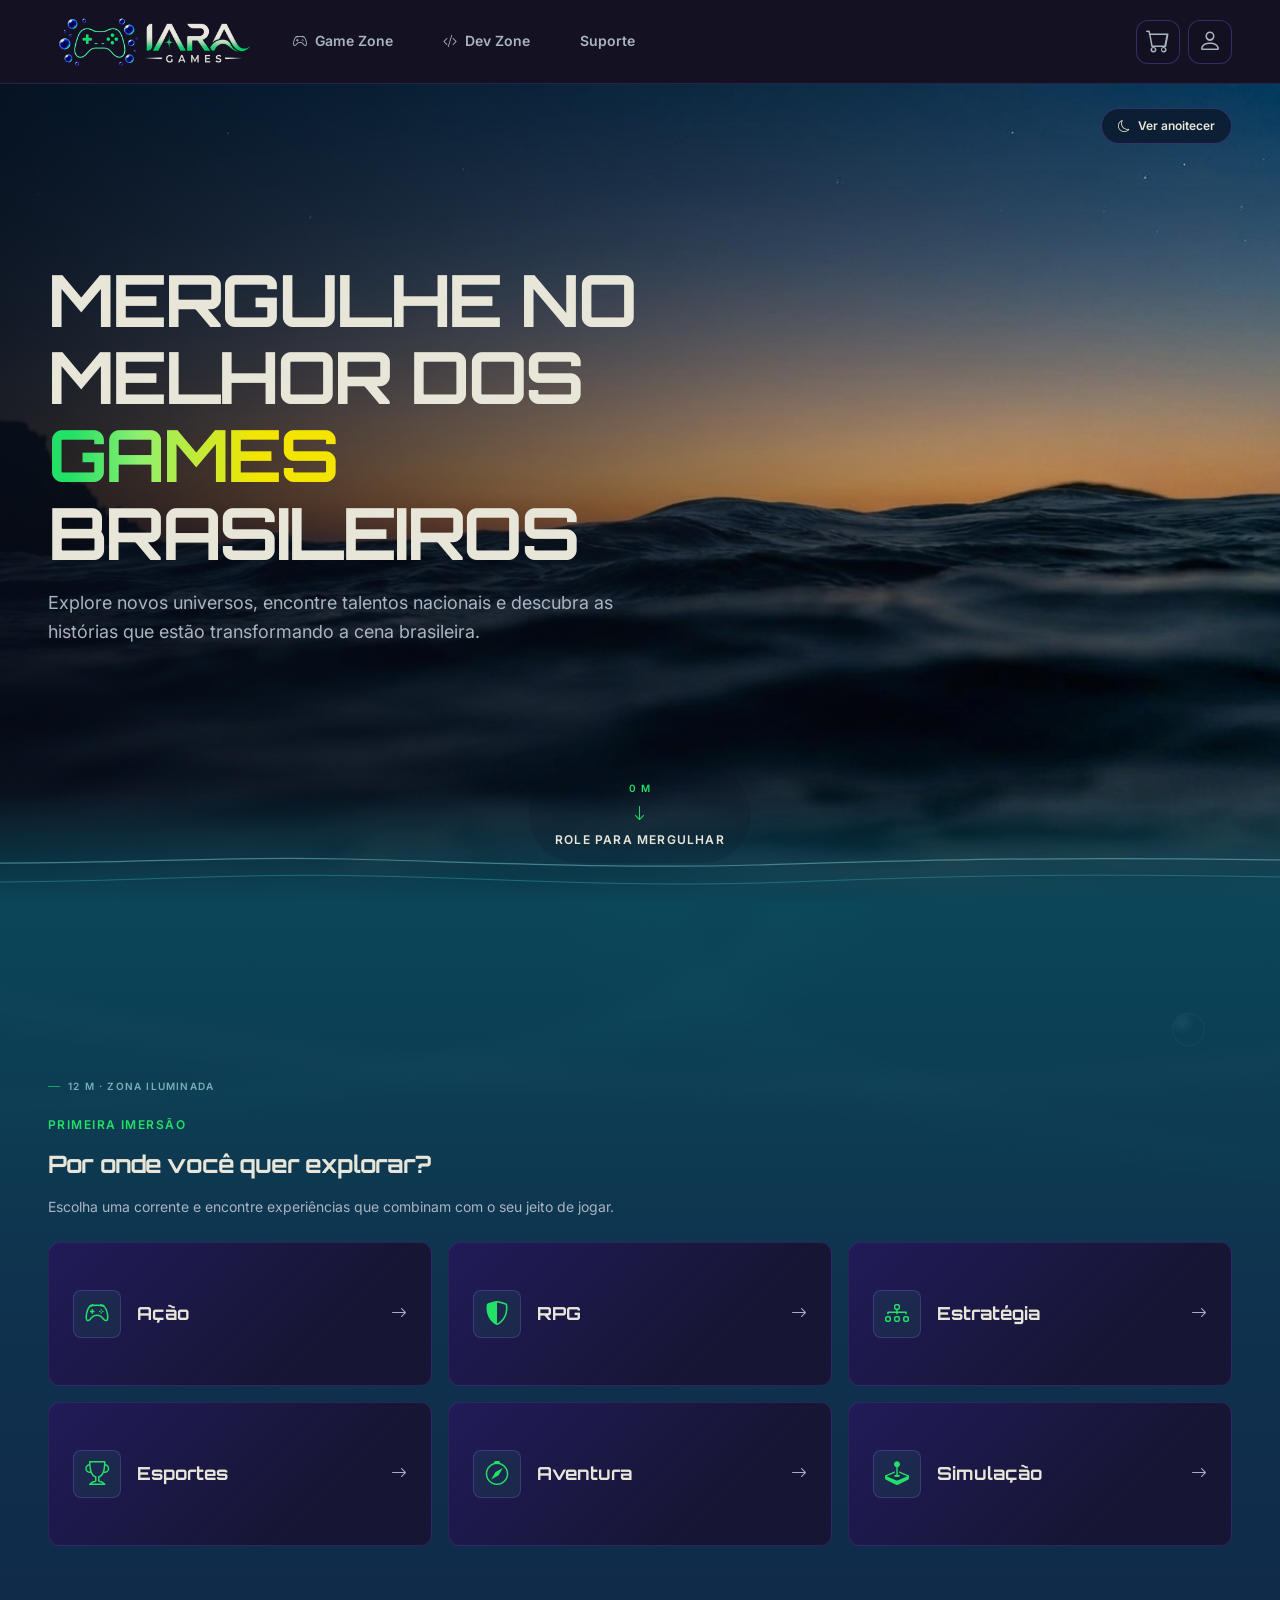
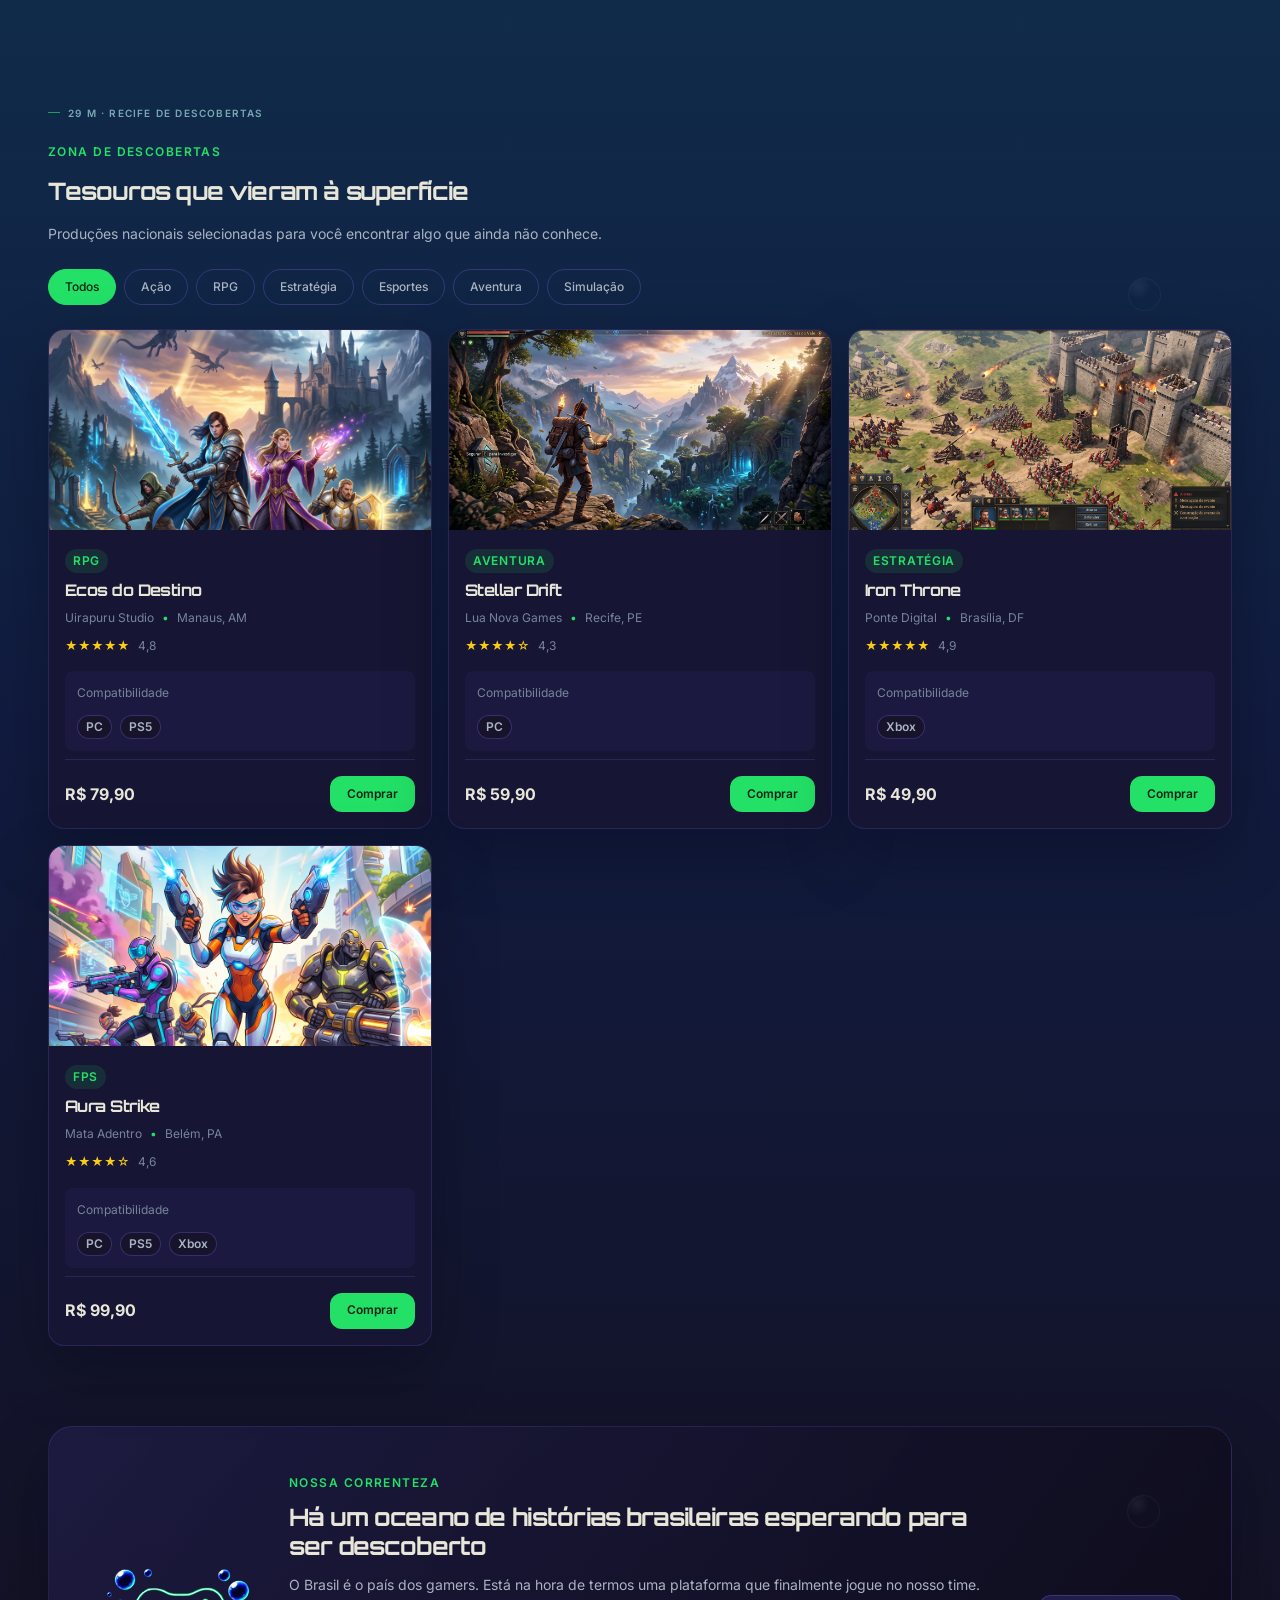
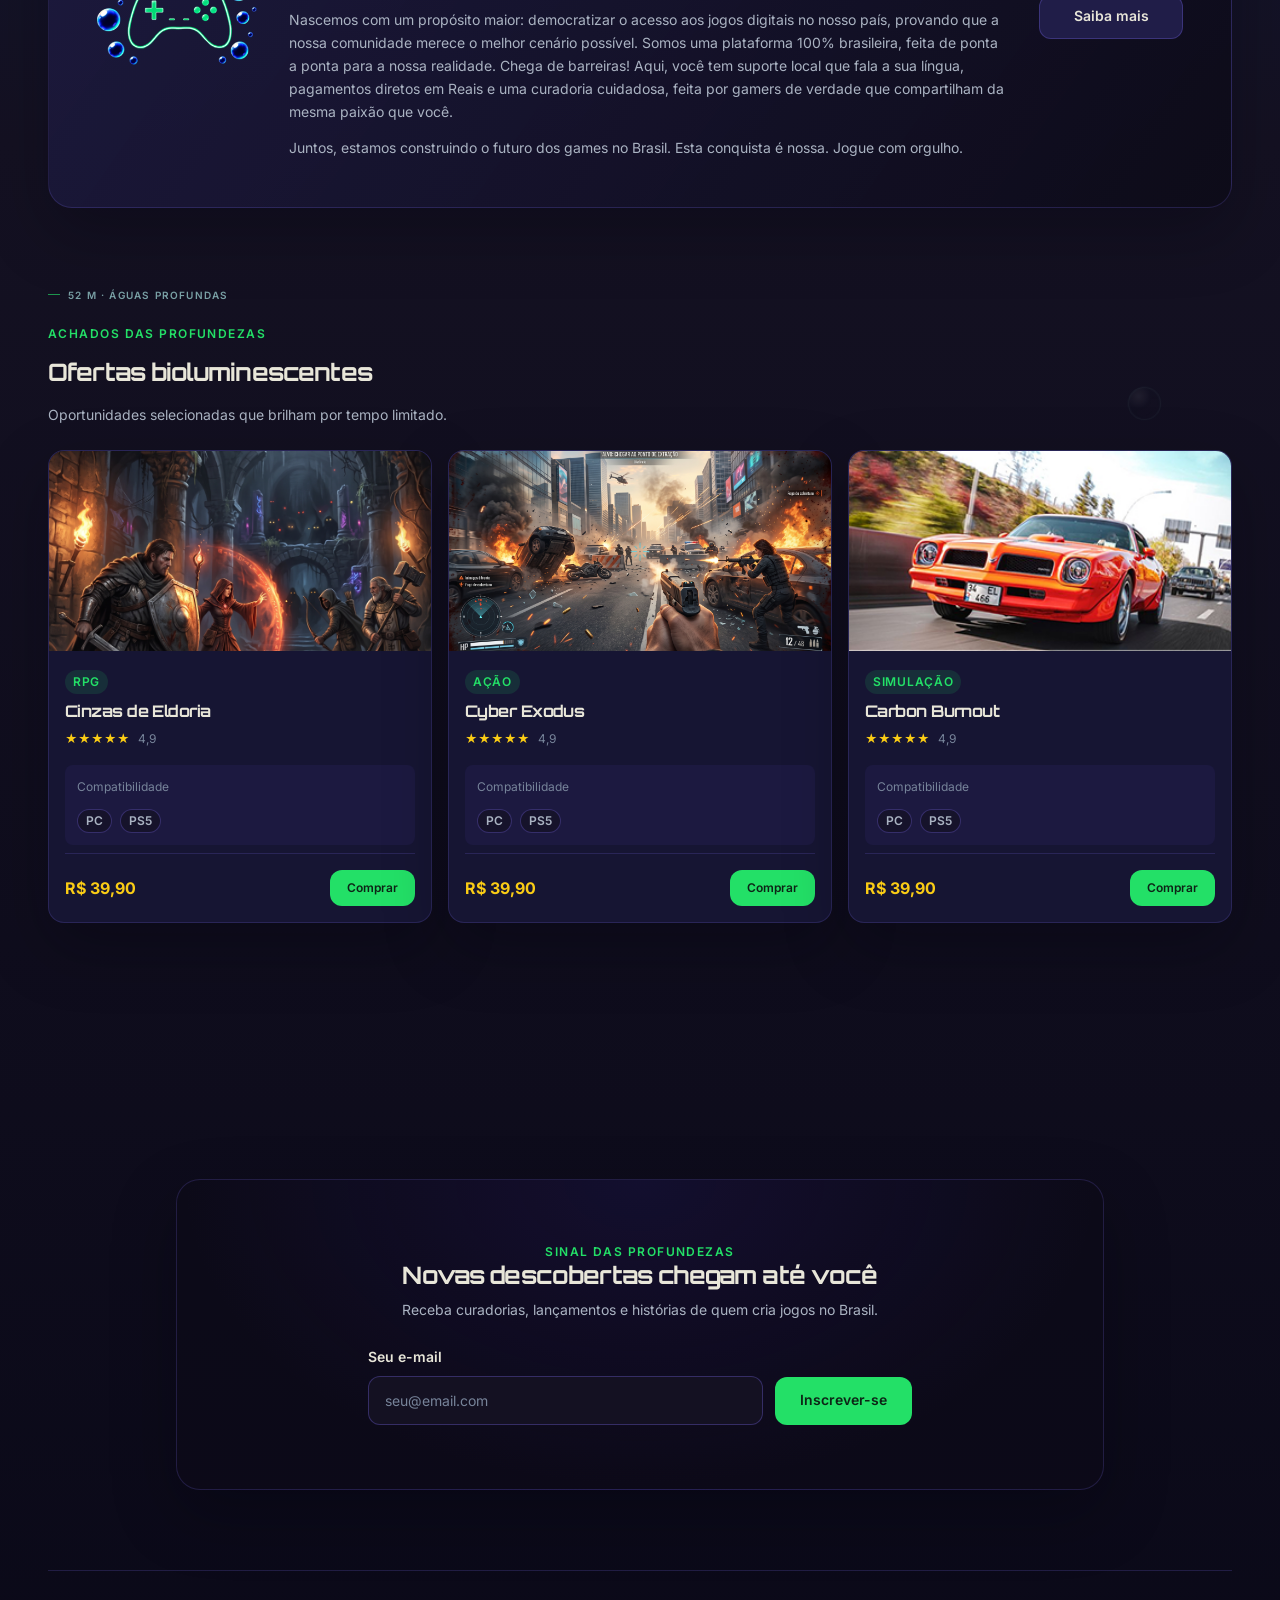
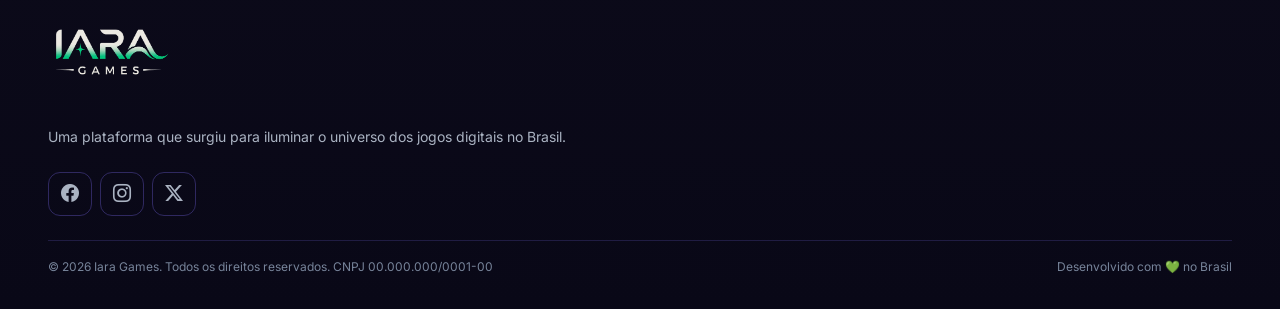
<file: index.html>
<!DOCTYPE html>
<html lang="pt-br">
<head>
    <meta charset="UTF-8">
    <meta name="viewport" content="width=device-width, initial-scale=1.0">
    <link rel="icon" href="./assets/imagens/favicon/principal.png" sizes="any">
    <link rel="stylesheet" href="https://cdn.jsdelivr.net/npm/bootstrap@5.3.3/dist/css/bootstrap.min.css">
    <link rel="stylesheet" href="./assets/estilos/animations.css">
    <link rel="stylesheet" href="./assets/estilos/root.css">
    <link rel="stylesheet" href="./assets/estilos/style.css">
    <link rel="stylesheet" href="https://cdn.jsdelivr.net/npm/bootstrap-icons@1.13.1/font/bootstrap-icons.min.css">

    <link rel="preconnect" href="https://fonts.googleapis.com">
    <link rel="preconnect" href="https://fonts.gstatic.com" crossorigin>
    <link href="https://fonts.googleapis.com/css2?family=Inter:wght@400;500;600;700&family=Orbitron:wght@700;900&display=swap" rel="stylesheet">

    <title>Projeto Iara Games</title>
</head>
<body>
    <div class="page-shell">
    <header class="header">
        <nav class="navegacao navbar navbar-expand-lg container-xxl" aria-label="Navegação principal">
            <div class="container-header">
                <a class="container-logo" href="./index.html" aria-label="Iara Games, página inicial">
                    <img src="./assets/imagens/logo_principal.png" alt="Logo Iara Games">
                </a>
                <button class="navbar-toggler header-menu-toggle" type="button" data-bs-toggle="collapse" data-bs-target="#main-navigation" aria-controls="main-navigation" aria-expanded="false" aria-label="Alternar menu de navegação">
                    <i class="bi bi-list" aria-hidden="true"></i>
                </button>
            </div>
            <div class="nav-links collapse navbar-collapse" id="main-navigation">
                    <button class="btn-ghost"><i class="bi bi-controller" aria-hidden="true"></i> Game Zone</button>
                    <button class="btn-ghost"><i class="bi bi-code-slash" aria-hidden="true"></i> Dev Zone</button>
                    <a class="btn-ghost" href="./suporte.html" aria-label="Suporte">Suporte</a>
                    <a class="btn-ghost mobile-menu-item" href="./em_desenvolvimento.html"><i class="bi bi-shop" aria-hidden="true"></i> Loja</a>
                    <a class="btn-ghost mobile-menu-item" href="./login.html"><i class="bi bi-box-arrow-in-right" aria-hidden="true"></i> Login</a>
                    <a class="btn-ghost mobile-menu-item" href="./criar_conta.html"><i class="bi bi-person-plus" aria-hidden="true"></i> Criar conta</a>
            </div>
            <div class="header-actions">
                <a class="icon-button" href="./em_desenvolvimento.html" aria-label="Carrinho de compras">
                    <i class="bi bi-cart" aria-hidden="true"></i>
                </a>
                <div class="dropdown">
                    <button class="icon-button dropdown-toggle account-menu-toggle" type="button" data-bs-toggle="dropdown" aria-expanded="false" aria-label="Abrir menu da conta">
                        <i class="bi bi-person" aria-hidden="true"></i>
                    </button>
                    <ul class="dropdown-menu dropdown-menu-end account-menu">
                        <li><a class="dropdown-item" href="./login.html">Login</a></li>
                        <li><a class="dropdown-item" href="./criar_conta.html">Criar conta</a></li>
                    </ul>
                </div>
            </div>
        </nav>
    </header>
    
    <main>
        <section class="hero" data-theme="dawn">
            <div class="hero-night-background" aria-hidden="true"></div>
            <button class="btn-ghost hero-theme-toggle" type="button" aria-label="Alternar para o anoitecer" aria-pressed="false">
                <i class="bi bi-moon" aria-hidden="true"></i>
                <span data-theme-label>Ver anoitecer</span>
            </button>

            <h1 class="hero-title">MERGULHE NO MELHOR DOS <span class="destaque-colorido-brasil">GAMES</span> BRASILEIROS</h1>
            <p class="hero-description">
                Explore novos universos, encontre talentos nacionais e descubra as histórias que estão transformando a cena brasileira.
            </p>
            <a class="hero-scroll-cue" href="#genres">
                <span class="hero-scroll-cue-time">0 M</span>
                <i class="bi bi-arrow-down" aria-hidden="true"></i>
                <span>Role para mergulhar</span>
            </a>
        </section>

        <section id="genres" class="section-band section-band--deep section-band--genres section-with-bubble" aria-labelledby="genres-title">
            <div class="section-inner generos">
                <header class="section-header">
                    <div class="section-heading-group">
                        <p class="section-depth">12 M · Zona iluminada</p>
                        <p class="section-eyebrow">Primeira imersão</p>
                        <h2 id="genres-title">Por onde você quer explorar?</h2>
                        <p class="section-description">Escolha uma corrente e encontre experiências que combinam com o seu jeito de jogar.</p>
                    </div>
                </header>
                <ul class="generos-lista row g-3">
                    <li class="col-12 col-sm-6 col-lg-4">
                        <button class="genre-card" type="button"><span class="genre-icon"><i class="bi bi-controller" aria-hidden="true"></i></span><span>Ação</span><i class="bi bi-arrow-right genre-arrow" aria-hidden="true"></i></button>
                    </li>
                    <li class="col-12 col-sm-6 col-lg-4">
                        <button class="genre-card" type="button"><span class="genre-icon"><i class="bi bi-shield-shaded" aria-hidden="true"></i></span><span>RPG</span><i class="bi bi-arrow-right genre-arrow" aria-hidden="true"></i></button>
                    </li>
                    <li class="col-12 col-sm-6 col-lg-4">
                        <button class="genre-card" type="button"><span class="genre-icon"><i class="bi bi-diagram-3" aria-hidden="true"></i></span><span>Estratégia</span><i class="bi bi-arrow-right genre-arrow" aria-hidden="true"></i></button>
                    </li>
                    <li class="col-12 col-sm-6 col-lg-4">
                        <button class="genre-card" type="button"><span class="genre-icon"><i class="bi bi-trophy" aria-hidden="true"></i></span><span>Esportes</span><i class="bi bi-arrow-right genre-arrow" aria-hidden="true"></i></button>
                    </li>
                    <li class="col-12 col-sm-6 col-lg-4">
                        <button class="genre-card" type="button"><span class="genre-icon"><i class="bi bi-compass" aria-hidden="true"></i></span><span>Aventura</span><i class="bi bi-arrow-right genre-arrow" aria-hidden="true"></i></button>
                    </li>
                    <li class="col-12 col-sm-6 col-lg-4">
                        <button class="genre-card" type="button"><span class="genre-icon"><i class="bi bi-joystick" aria-hidden="true"></i></span><span>Simulação</span><i class="bi bi-arrow-right genre-arrow" aria-hidden="true"></i></button>
                    </li>
                </ul>
            </div>
        </section>

        <section class="sessao-main game-catalog-section section-with-bubble" aria-labelledby="featured-title">
            <header class="section-header">
                <div class="section-heading-group">
                    <p class="section-depth">29 M · Recife de descobertas</p>
                    <p class="section-eyebrow">Zona de descobertas</p>
                    <h2 id="featured-title">Tesouros que vieram à superfície</h2>
                    <p class="section-description">Produções nacionais selecionadas para você encontrar algo que ainda não conhece.</p>
                </div>
            </header>
            <div class="catalog-controls">
                <ul class="destaques-generos-lista" role="group" aria-label="Filtrar jogos por gênero" data-filter-group>
                    <li>
                        <button class="filter-chip is-selected" type="button" aria-pressed="true">Todos</button>
                    </li>
                    <li>
                        <button class="filter-chip" type="button" aria-pressed="false">Ação</button>
                    </li>
                    <li>
                        <button class="filter-chip" type="button" aria-pressed="false">RPG</button>
                    </li>
                    <li>
                        <button class="filter-chip" type="button" aria-pressed="false">Estratégia</button>
                    </li>
                    <li>
                        <button class="filter-chip" type="button" aria-pressed="false">Esportes</button>
                    </li>
                    <li>
                        <button class="filter-chip" type="button" aria-pressed="false">Aventura</button>
                    </li>
                    <li>
                        <button class="filter-chip" type="button" aria-pressed="false">Simulação</button>
                    </li>
                </ul>
                <ul class="destaques-jogos-lista row g-3" aria-label="Jogos em destaque">
                    <li class="col-12 col-sm-6 col-lg-4">
                        <article class="game-card">
                            <img src="./assets/imagens/jogo_rpg.jpeg" alt="Ecos do Destino">
                            <div class="destaques-conteiner-card">
                            <div>
                                <span class="badge-genero">RPG</span>
                            </div>
                            <h3>Ecos do Destino</h3>
                            <p class="game-studio"><span>Uirapuru Studio</span><span class="game-studio-separator" aria-hidden="true">•</span><span>Manaus, AM</span></p>
                            <div class="avaliação">
                                <span class="estrelas" aria-hidden="true">★★★★★</span>
                                <span class="nota">4,8</span>
                            </div>
                            <div class="game-specs">
                                <span class="specs-label">Compatibilidade</span>
                            <div class="destaques-plataformas">
                                <span class="platform-badge">PC</span>
                                <span class="platform-badge">PS5</span>
                            </div>
                            </div>
                            <div class="destaques-btns">
                                <p>R$ 79,90</p>
                                <button class="btn-primary btn-small" type="button">Comprar</button>
                            </div>
                            </div>
                        </article>
                    </li>
                    <li class="col-12 col-sm-6 col-lg-4">
                        <article class="game-card">
                            <img src="./assets/imagens/jogo_aventura.jpeg" alt="Stellar Drift">
                            <div class="destaques-conteiner-card">
                            <div>
                                <span class="badge-genero">Aventura</span>
                            </div>
                            <h3>Stellar Drift</h3>
                            <p class="game-studio"><span>Lua Nova Games</span><span class="game-studio-separator" aria-hidden="true">•</span><span>Recife, PE</span></p>
                            <div class="avaliação">
                                <span class="estrelas" aria-hidden="true">★★★★☆</span>
                                <span class="nota">4,3</span>
                            </div>
                            <div class="game-specs">
                                <span class="specs-label">Compatibilidade</span>
                                <div class="destaques-plataformas"><span class="platform-badge">PC</span></div>
                            </div>
                            <div class="destaques-btns">
                                <p>R$ 59,90</p>
                                <button class="btn-primary btn-small" type="button">Comprar</button>
                            </div>
                            </div>
                        </article>
                    </li>
                    <li class="col-12 col-sm-6 col-lg-4">
                        <article class="game-card">
                            <img src="./assets/imagens/jogo_estrategia.jpeg" alt="Iron Throne">
                            <div class="destaques-conteiner-card">
                            <div>
                                <span class="badge-genero">Estratégia</span>
                            </div>
                            <h3>Iron Throne</h3>
                            <p class="game-studio"><span>Ponte Digital</span><span class="game-studio-separator" aria-hidden="true">•</span><span>Brasília, DF</span></p>
                            <div class="avaliação">
                                <span class="estrelas" aria-hidden="true">★★★★★</span>
                                <span class="nota">4,9</span>
                            </div>
                            <div class="game-specs">
                                <span class="specs-label">Compatibilidade</span>
                                <div class="destaques-plataformas"><span class="platform-badge">Xbox</span></div>
                            </div>
                            <div class="destaques-btns">
                                <p>R$ 49,90</p>
                                <button class="btn-primary btn-small" type="button">Comprar</button>
                            </div>
                            </div>
                        </article>
                    </li>
                    <li class="col-12 col-sm-6 col-lg-4">
                        <article class="game-card">
                            <img src="./assets/imagens/jogo_fps.jpeg" alt="Aura Strike">
                            <div class="destaques-conteiner-card">
                            <div>
                                <span class="badge-genero">FPS</span>
                            </div>
                            <h3>Aura Strike</h3>
                            <p class="game-studio"><span>Mata Adentro</span><span class="game-studio-separator" aria-hidden="true">•</span><span>Belém, PA</span></p>
                            <div class="avaliação">
                                <span class="estrelas" aria-hidden="true">★★★★☆</span>
                                <span class="nota">4,6</span>
                            </div>
                            <div class="game-specs">
                                <span class="specs-label">Compatibilidade</span>
                                <div class="destaques-plataformas">
                                    <span class="platform-badge">PC</span>
                                    <span class="platform-badge">PS5</span>
                                    <span class="platform-badge">Xbox</span>
                                </div>
                            </div>
                            <div class="destaques-btns">
                                <p>R$ 99,90</p>
                                <button class="btn-primary btn-small" type="button">Comprar</button>
                            </div>
                            </div>
                        </article>
                    </li>
                </ul>
            </div>
        </section>

        <section class="sessao-main sobre-projeto section-with-bubble" aria-labelledby="about-title">
            <img src="./assets/imagens/logo_icone.png" alt="Logo Iara Games">
            <div>
                <span class="sobre-projeto-badge">Nossa correnteza</span>
                <h2 class="sobre-projeto-title" id="about-title">Há um oceano de histórias brasileiras esperando para ser descoberto</h2>
                <p class="sobre-projeto-description">O Brasil é o país dos gamers. Está na hora de termos uma plataforma que finalmente jogue no nosso time.</p>
                <p class="sobre-projeto-description">Nascemos com um propósito maior: democratizar o acesso aos jogos digitais no nosso país, provando que a nossa comunidade merece o melhor cenário possível. Somos uma plataforma 100% brasileira, feita de ponta a ponta para a nossa realidade. Chega de barreiras! Aqui, você tem suporte local que fala a sua língua, pagamentos diretos em Reais e uma curadoria cuidadosa, feita por gamers de verdade que compartilham da mesma paixão que você.</p>
                <p class="sobre-projeto-description">Juntos, estamos construindo o futuro dos games no Brasil. Esta conquista é nossa. Jogue com orgulho.</p>
            </div>
            <button class="btn-secondary sobre-projeto-btn" type="button">Saiba mais</button>
        </section> 
        <section class="sessao-main game-catalog-section section-with-bubble" aria-labelledby="offers-title">
            <header class="section-header">
                <div class="section-heading-group">
                    <p class="section-depth">52 M · Águas profundas</p>
                    <p class="section-eyebrow">Achados das profundezas</p>
                    <h2 id="offers-title">Ofertas bioluminescentes</h2>
                    <p class="section-description">Oportunidades selecionadas que brilham por tempo limitado.</p>
                </div>
            </header>
            <div>
                <ul class="destaques-jogos-lista lista-ofertas row g-3" aria-label="Jogos em oferta">
                    <li class="col-12 col-sm-6 col-lg-4">
                        <article class="game-card">
                            <img src="./assets/imagens/jogo_rpg_destaque.jpeg" alt="Cinzas de Eldoria">
                            <div class="destaques-conteiner-card">
                            <div>
                                <span class="badge-genero">RPG</span>
                            </div>
                            <h3>Cinzas de Eldoria</h3>
                            <div class="avaliação">
                                <span class="estrelas" aria-hidden="true">★★★★★</span>
                                <span class="nota">4,9</span>
                            </div>
                            <div class="game-specs"><span class="specs-label">Compatibilidade</span><div class="destaques-plataformas"><span class="platform-badge">PC</span><span class="platform-badge">PS5</span></div></div>
                            <div class="destaques-btns">
                                <p class="offer-price">R$ 39,90</p>
                                <button class="btn-primary btn-small" type="button">Comprar</button>
                            </div>
                            </div>
                        </article>
                    </li>
                    <li class="col-12 col-sm-6 col-lg-4">
                        <article class="game-card">
                            <img src="./assets/imagens/jogo_acao_destaque.jpeg" alt="Cyber Exodus">
                            <div class="destaques-conteiner-card">
                            <div>
                                <span class="badge-genero">AÇÃO</span>
                            </div>
                            <h3>Cyber Exodus</h3>
                            <div class="avaliação">
                                <span class="estrelas" aria-hidden="true">★★★★★</span>
                                <span class="nota">4,9</span>
                            </div>
                            <div class="game-specs"><span class="specs-label">Compatibilidade</span><div class="destaques-plataformas"><span class="platform-badge">PC</span><span class="platform-badge">PS5</span></div></div>
                            <div class="destaques-btns">
                                <p class="offer-price">R$ 39,90</p>
                                <button class="btn-primary btn-small" type="button">Comprar</button>
                            </div>
                            </div>
                        </article>
                    </li>
                    <li class="col-12 col-sm-6 col-lg-4">
                        <article class="game-card">
                            <img src="./assets/imagens/card_horizontal.jpg" alt="Carbon Burnout">
                            <div class="destaques-conteiner-card">
                            <div>
                                <span class="badge-genero">SIMULAÇÃO</span>
                            </div>
                            <h3>Carbon Burnout</h3>
                            <div class="avaliação">
                                <span class="estrelas" aria-hidden="true">★★★★★</span>
                                <span class="nota">4,9</span>
                            </div>
                            <div class="game-specs"><span class="specs-label">Compatibilidade</span><div class="destaques-plataformas"><span class="platform-badge">PC</span><span class="platform-badge">PS5</span></div></div>
                            <div class="destaques-btns">
                                <p class="offer-price">R$ 39,90</p>
                                <button class="btn-primary btn-small" type="button">Comprar</button>
                            </div>
                            </div>
                        </article>
                    </li>
                    
                </ul>
            </div>
        </section>

        <section class="section-band section-band--deep" aria-labelledby="newsletter-title">
            <div class="section-inner newsletter">
                <p class="section-eyebrow">Sinal das profundezas</p>
                <h2 id="newsletter-title">Novas descobertas chegam até você</h2>
                <p class="newsletter-description">Receba curadorias, lançamentos e histórias de quem cria jogos no Brasil.</p>
                <div class="newsletter-form-container">
                    <div class="newsletter-field">
                        <label class="input-label" for="newsletter-email">Seu e-mail</label>
                        <input class="input-email" id="newsletter-email" type="email" autocomplete="email" placeholder="seu@email.com">
                    </div>
                    <button class="btn-primary newsletter-btn" type="button">Inscrever-se</button>
                </div>
            </div>
        </section>
    </main>
    <footer class="section-band section-band--deep footer">
        <div class="section-inner footer-content">
            <div class="container-logo">
                <img src="./assets/imagens/logotipo.png" alt="Bandeira do Brasil">
            </div>
            <!-- Mensagem incentivadora do proposito da marca -->
            <p>Uma plataforma que surgiu para iluminar o universo dos jogos digitais no Brasil.</p>
            <!-- icones de rede sociais -->
            <ul class="lista-midias">
                <li><a href="./em_desenvolvimento.html" aria-label="Facebook da Iara Games"><i class="bi bi-facebook" aria-hidden="true"></i></a></li>
                <li><a href="./em_desenvolvimento.html" aria-label="Instagram da Iara Games"><i class="bi bi-instagram" aria-hidden="true"></i></a></li>
                <li><a href="./em_desenvolvimento.html" aria-label="X da Iara Games"><i class="bi bi-twitter-x" aria-hidden="true"></i></a></li>
            </ul>
            <div class="copy-container">
                <p>© 2026 Iara Games. Todos os direitos reservados. CNPJ 00.000.000/0001-00</p>
                <p>Desenvolvido com 💚 no Brasil</p>
            </div>
        </div>
    </footer>
    </div>
    <script src="https://cdn.jsdelivr.net/npm/bootstrap@5.3.3/dist/js/bootstrap.bundle.min.js" defer></script>
    <script src="./assets/home.js" defer></script>
</body>
</html>
</file>
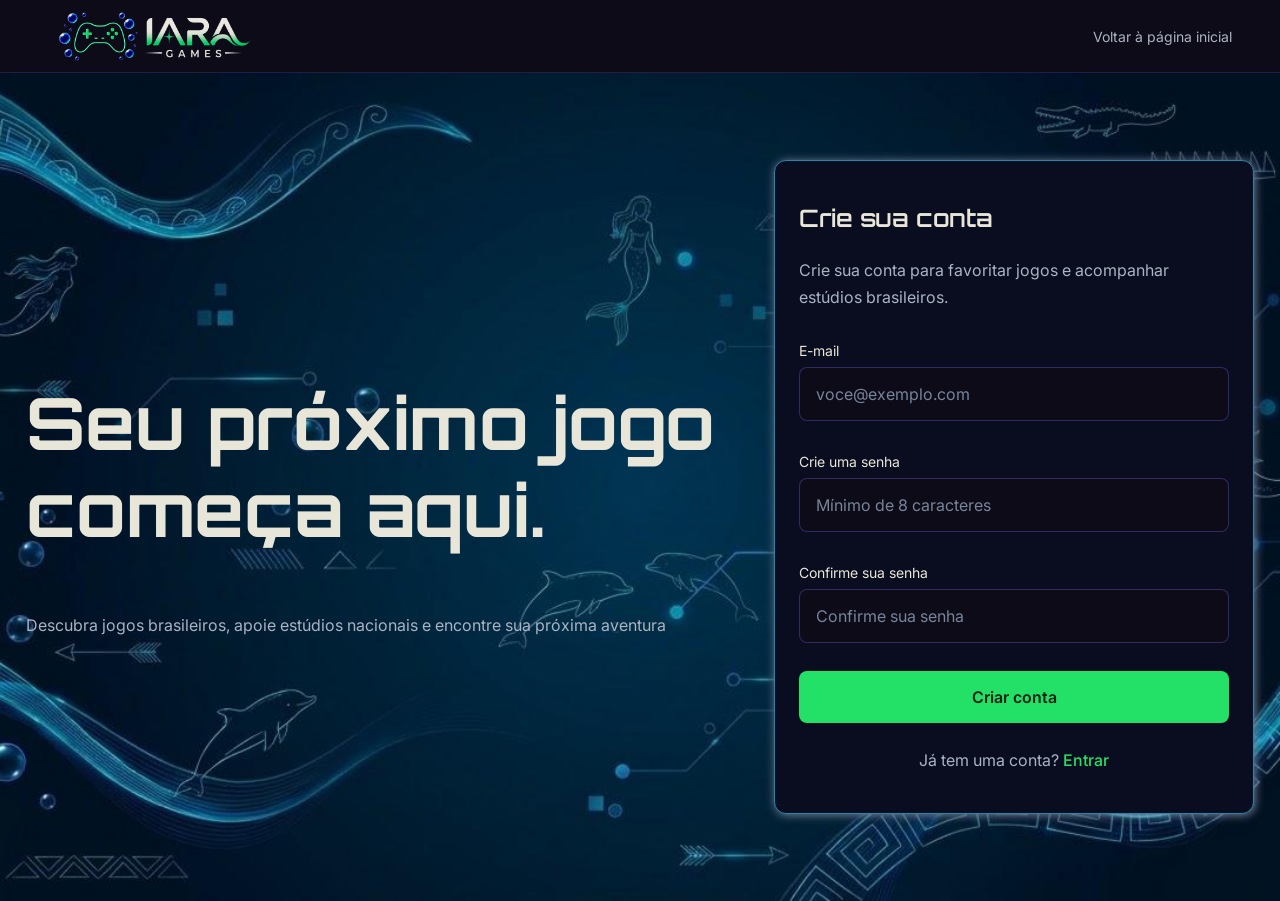
<file: criar_conta.html>
<!doctype html>
<html lang="pt-BR">
  <head>
    <meta charset="UTF-8" />
    <meta name="viewport" content="width=device-width, initial-scale=1.0" />
    <link rel="stylesheet" href="./assets/estilos/root.css" />
    <link rel="stylesheet" href="./assets/estilos/criar_conta/criar_conta.css" />
    <link
      href="https://fonts.googleapis.com/css2?family=Inter:ital,opsz,wght@0,14..32,100..900;1,14..32,100..900&family=Momo+Trust+Display&family=Montserrat:ital,wght@0,100..900;1,100..900&family=Orbitron:wght@400..900&display=swap"
      rel="stylesheet"
    />
    <title>Criar Conta</title>
  </head>
  <body>
    <header class="cabecalho-conta">
      <div class="cabecalho-conta__interno">
        <a class="marca-conta" href="./index.html" aria-label="Iara Games, página inicial">
          <img
            class="marca-conta__imagem"
            src="./assets/imagens/logo_principal.png"
            alt="Iara Games"
          />
        </a>
        <a class="voltar-inicio" href="./index.html">Voltar à página inicial</a>
      </div>
    </header>

    <main class="container">
      <div class="conteudo-cadastro">
        <section class="destaque-criar-conta">
          <h1>Seu próximo jogo começa aqui.</h1>
          <p>
            Descubra jogos brasileiros, apoie estúdios nacionais e encontre sua
            próxima aventura
          </p>
        </section>

        <section class="criar-conta">
          <h2>Crie sua conta</h2>
          <p>
            Crie sua conta para favoritar jogos e acompanhar estúdios brasileiros.
          </p>

        <form class="formulario">
          <div class="email">
            <label for="email">E-mail</label>
            <input
              type="email"
              name="E-mail"
              id="email"
              placeholder="voce@exemplo.com"
              autocomplete="email"
              required
            />
          </div>

          <div class="crie-senha">
            <label for="senha-1">Crie uma senha</label>
            <input
              type="password"
              name="Password"
              id="senha-1"
              placeholder="Mínimo de 8 caracteres"
              required
            />
          </div>

          <div class="confirme-senha">
            <label for="senha-2">Confirme sua senha</label>
            <input
              type="password"
              name="senha"
              id="senha-2"
              placeholder="Confirme sua senha"
              required
            />
          </div>

          <button type="submit" class="botao-criar-conta">Criar conta</button>

          <div class="entrar-com-conta">
            <p>Já tem uma conta? <a href="./login.html">Entrar</a></p>
          </div>
          </form>
        </section>
      </div>
    </main>
  </body>
</html>
</file>
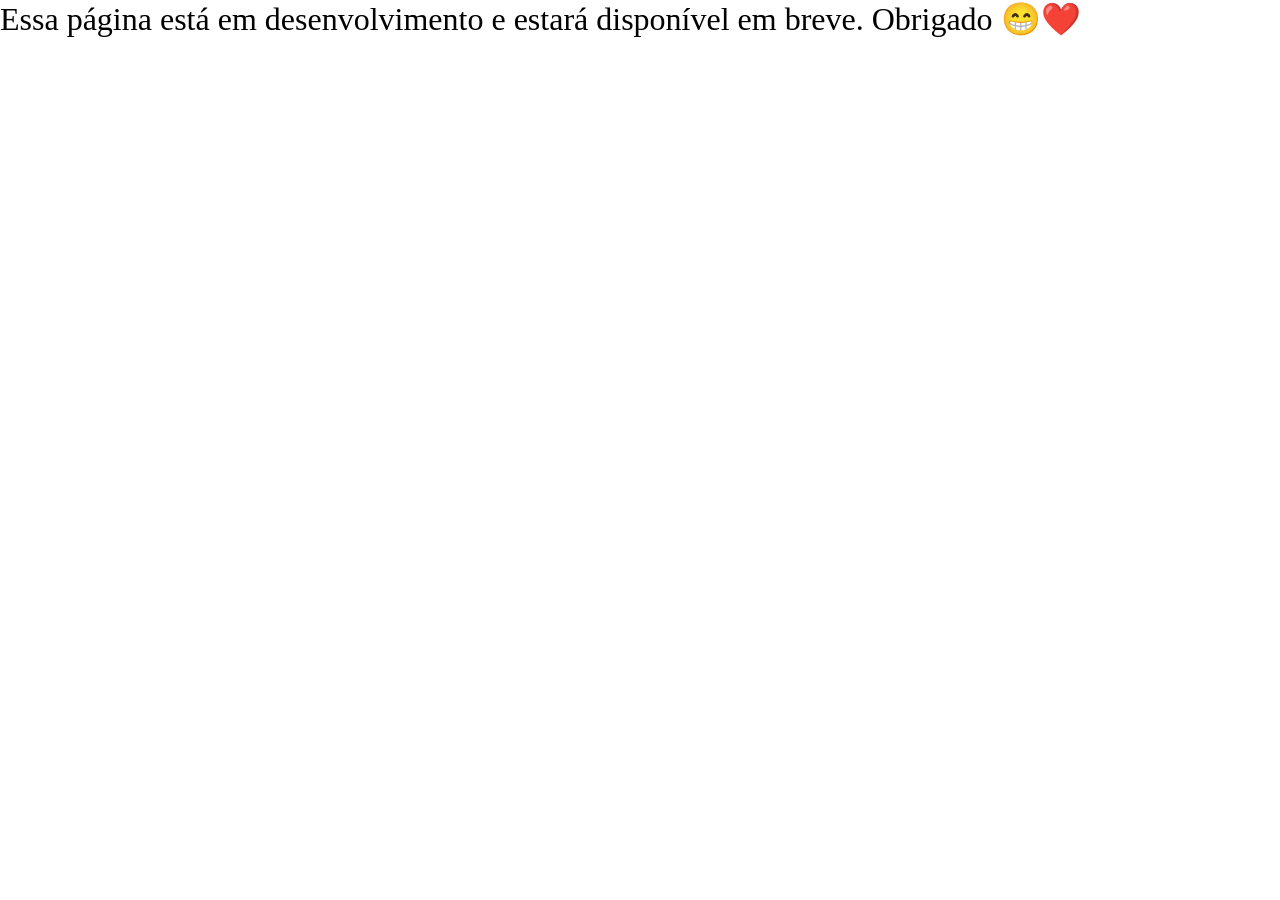
<file: em_desenvolvimento.html>
<!DOCTYPE html>
<html lang="en">
<head>
    <meta charset="UTF-8">
    <meta name="viewport" content="width=device-width, initial-scale=1.0">
    <link rel="stylesheet" href="./assets/estilos/style.css">
    <title>Document</title>
</head>
<body>
    <h1 class="titulo-centro">Essa página está em desenvolvimento e estará disponível em breve. Obrigado 😁❤️</h1>
</body>
</html>
</file>
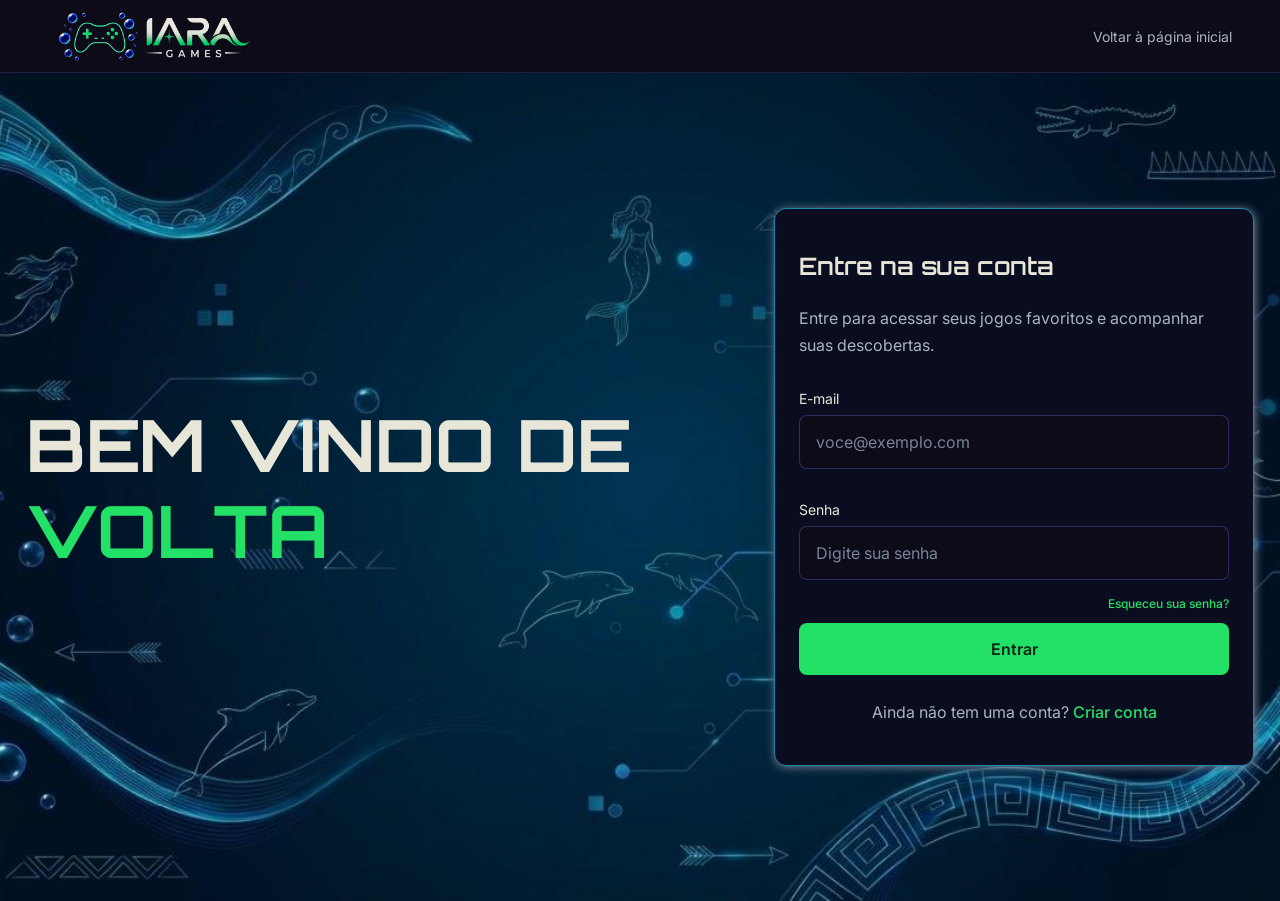
<file: login.html>
<!doctype html>
<html lang="pt-BR">
  <head>
    <meta charset="UTF-8" />
    <meta name="viewport" content="width=device-width, initial-scale=1.0" />
    <link rel="stylesheet" href="./assets/estilos/root.css" />
    <link rel="stylesheet" href="./assets/estilos/criar_conta/criar_conta.css" />
    <link
      href="https://fonts.googleapis.com/css2?family=Inter:ital,opsz,wght@0,14..32,100..900;1,14..32,100..900&family=Momo+Trust+Display&family=Montserrat:ital,wght@0,100..900;1,100..900&family=Orbitron:wght@400..900&display=swap"
      rel="stylesheet"
    />
    <title>Entrar | Iara Games</title>
  </head>
  <body>
    <header class="cabecalho-conta">
      <div class="cabecalho-conta__interno">
        <a class="marca-conta" href="./index.html" aria-label="Iara Games, página inicial">
          <img
            class="marca-conta__imagem"
            src="./assets/imagens/logo_principal.png"
            alt="Iara Games"
          />
        </a>
        <a class="voltar-inicio" href="./index.html">Voltar à página inicial</a>
      </div>
    </header>

    <main class="container">
      <div class="conteudo-cadastro">
        <section class="destaque-criar-conta">
          <h1>BEM VINDO DE <span class="texto-destaque">VOLTA</span></h1>
        </section>

        <section class="criar-conta">
          <h2>Entre na sua conta</h2>
          <p>Entre para acessar seus jogos favoritos e acompanhar suas descobertas.</p>

          <form class="formulario">
            <div class="email">
              <label for="email">E-mail</label>
              <input
                type="email"
                name="E-mail"
                id="email"
                placeholder="voce@exemplo.com"
                autocomplete="email"
                required
              />
            </div>

            <div class="crie-senha">
              <label for="senha">Senha</label>
              <input
                type="password"
                name="Password"
                id="senha"
                placeholder="Digite sua senha"
                autocomplete="current-password"
                required
              />
            </div>

            <a class="esqueci-senha" href="./em_desenvolvimento.html">
              Esqueceu sua senha?
            </a>

            <button type="submit" class="botao-criar-conta">Entrar</button>

            <div class="entrar-com-conta">
              <p>
                Ainda não tem uma conta?
                <a href="./criar_conta.html">Criar conta</a>
              </p>
            </div>
          </form>
        </section>
      </div>
    </main>
  </body>
</html>
</file>
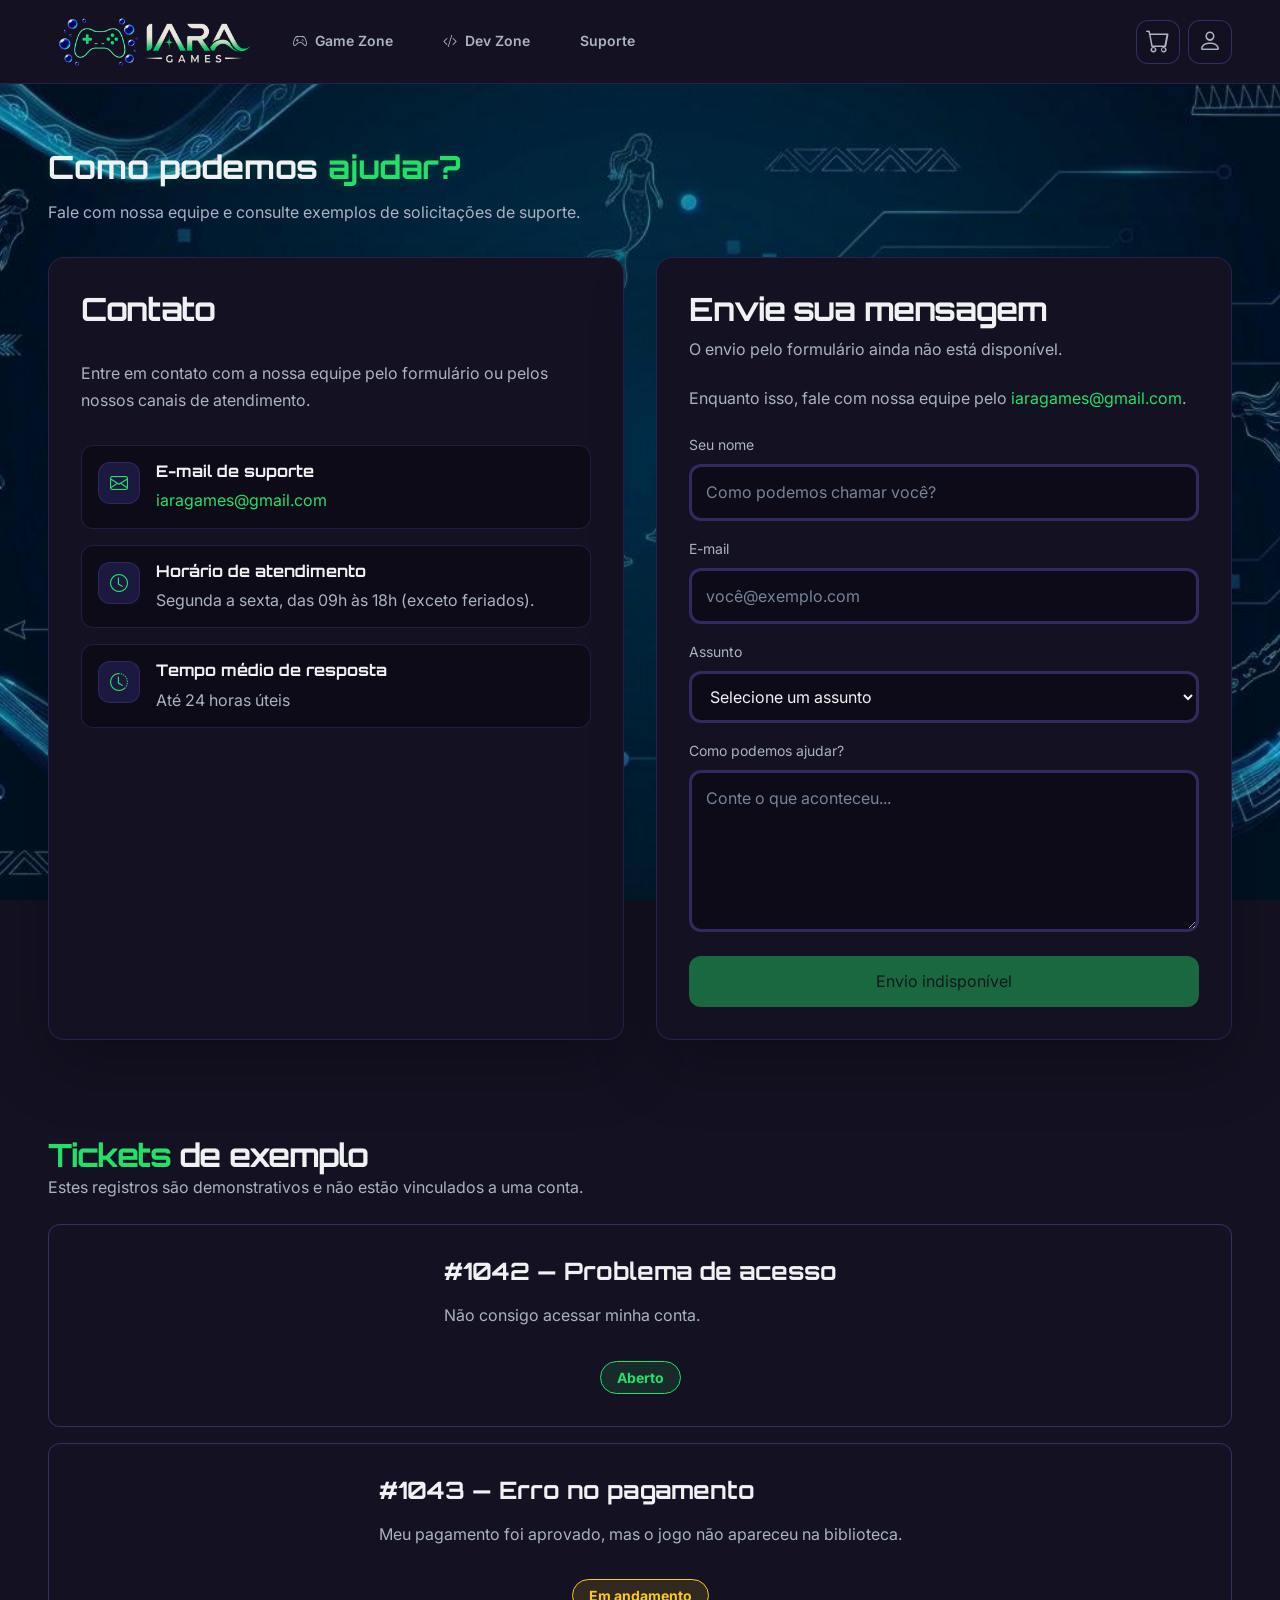
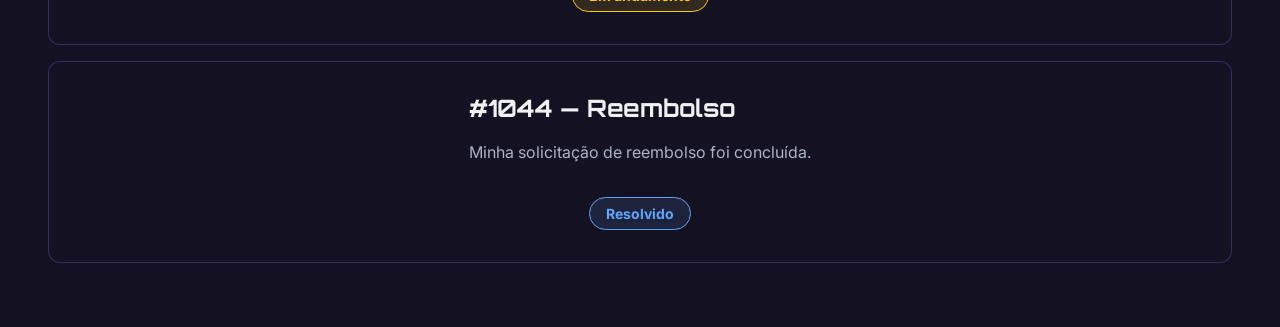
<file: suporte.html>
<!DOCTYPE html>
<html lang="pt-BR">

<head>
    <meta charset="UTF-8">
    <meta name="viewport" content="width=device-width, initial-scale=1.0">
    <title>Suporte - IARA GAMES</title>
    <link rel="stylesheet" href="https://cdn.jsdelivr.net/npm/bootstrap@5.3.3/dist/css/bootstrap.min.css">
    <link rel="stylesheet" href="./assets/estilos/root.css">
    <link rel="stylesheet" href="./assets/estilos/style.css">
    <link rel="stylesheet" href="./assets/estilos/suporte/suporte.css">
    <link rel="stylesheet" href="https://cdn.jsdelivr.net/npm/bootstrap-icons@1.13.1/font/bootstrap-icons.min.css">
</head>

<body>
    <header class="header">
        <nav class="navegacao navbar navbar-expand-lg container-xxl" aria-label="Navegação principal">
            <div class="container-header">
                <a class="container-logo" href="./index.html" aria-label="Iara Games, página inicial">
                    <img src="./assets/imagens/logo_principal.png" alt="Logo Iara Games">
                </a>
                <button class="navbar-toggler header-menu-toggle" type="button" data-bs-toggle="collapse" data-bs-target="#support-navigation" aria-controls="support-navigation" aria-expanded="false" aria-label="Alternar menu de navegação">
                    <i class="bi bi-list" aria-hidden="true"></i>
                </button>
            </div>
            <div class="nav-links collapse navbar-collapse" id="support-navigation">
                    <button class="btn-ghost" type="button"><i class="bi bi-controller" aria-hidden="true"></i> Game Zone</button>
                    <button class="btn-ghost" type="button"><i class="bi bi-code-slash" aria-hidden="true"></i> Dev Zone</button>
                    <a class="btn-ghost" href="./suporte.html" aria-current="page">Suporte</a>
                    <a class="btn-ghost mobile-menu-item" href="./em_desenvolvimento.html"><i class="bi bi-shop" aria-hidden="true"></i> Loja</a>
                    <a class="btn-ghost mobile-menu-item" href="./login.html"><i class="bi bi-box-arrow-in-right" aria-hidden="true"></i> Login</a>
                    <a class="btn-ghost mobile-menu-item" href="./criar_conta.html"><i class="bi bi-person-plus" aria-hidden="true"></i> Criar conta</a>
            </div>
            <div class="header-actions">
                <a class="icon-button" href="./em_desenvolvimento.html" aria-label="Carrinho de compras">
                    <i class="bi bi-cart" aria-hidden="true"></i>
                </a>
                <div class="dropdown">
                    <button class="icon-button dropdown-toggle account-menu-toggle" type="button" data-bs-toggle="dropdown" aria-expanded="false" aria-label="Abrir menu da conta">
                        <i class="bi bi-person" aria-hidden="true"></i>
                    </button>
                    <ul class="dropdown-menu dropdown-menu-end account-menu">
                        <li><a class="dropdown-item" href="./login.html">Login</a></li>
                        <li><a class="dropdown-item" href="./criar_conta.html">Criar conta</a></li>
                    </ul>
                </div>
            </div>
        </nav>
    </header>
    <main>
        <section class="suporte suporte-intro" aria-labelledby="support-title">
            <h1 id="support-title">
                Como podemos <span>ajudar?</span>
            </h1>
            <p class="descricao">
                Fale com nossa equipe e consulte exemplos de solicitações de suporte.
            </p>
        </section>

        <div class="contato-formulario">
            <section class="contato" id="contato" aria-labelledby="contact-title">
                <h2 class="titulo-sessao" id="contact-title">Contato</h2>
                <p>Entre em contato com a nossa equipe pelo formulário ou pelos nossos canais de atendimento.</p>

                <div>
                    <ul>
                        <li>
                            <i class="bi bi-envelope contato-item__icon"></i>
                            <div class="contato-item__content">
                                <h3 class="titulo">E-mail de suporte</h3>
                                <a href="mailto:iaragames@gmail.com">iaragames@gmail.com</a>
                            </div>
                        </li>
                        <li>
                            <i class="bi bi-clock contato-item__icon"></i>
                            <div class="contato-item__content">
                                <h3 class="titulo">Horário de atendimento</h3>
                                <p>Segunda a sexta, das 09h às 18h (exceto feriados).</p>
                            </div>
                        </li>
                        <li>
                            <i class="bi bi-clock-history contato-item__icon"></i>
                            <div class="contato-item__content">
                                <h3 class="titulo">Tempo médio de resposta</h3>
                                <p>Até 24 horas úteis</p>
                            </div>
                        </li>
                    </ul>
                </div>
            </section>
            <section class="formulario" aria-labelledby="form-title">
                <div class="formulario__cabecalho">
                    <h2 class="titulo-sessao" id="form-title">Envie sua mensagem</h2>
                    <p>O envio pelo formulário ainda não está disponível.</p>
                </div>
                <p class="formulario__aviso">
                    Enquanto isso, fale com nossa equipe pelo
                    <a href="mailto:iaragames@gmail.com">iaragames@gmail.com</a>.
                </p>
                <form>
                    <fieldset class="formulario__campos" disabled>
                        <legend class="visually-hidden">Formulário temporariamente indisponível</legend>
                        <div class="formulario__titulo">
                            <label for="nome">Seu nome</label>
                            <input class="barra" type="text" name="nome" id="nome" placeholder="Como podemos chamar você?"
                                required>
                        </div>

                        <div class="formulario__titulo">
                            <label for="email">E-mail</label>
                            <input class="barra" type="email" name="email" id="email" placeholder="você@exemplo.com"
                                autocomplete="email" required>
                        </div>

                        <div class="formulario__titulo">
                            <label for="assunto">Assunto</label>
                            <select name="assunto" id="assunto" required>
                                <option value="" selected disabled>Selecione um assunto</option>
                                <option value="Compras">Compras</option>
                                <option value="Reembolso">Reembolso</option>
                                <option value="Defeito">Defeito</option>
                                <option value="Outro">Outro</option>
                            </select>
                        </div>

                        <div class="formulario__titulo">
                            <label for="ajuda">Como podemos ajudar?</label>
                            <textarea class="barra" name="ajuda" id="ajuda" placeholder="Conte o que aconteceu..." rows="5"
                                required></textarea>
                        </div>

                        <div>
                            <button type="submit" disabled>Envio indisponível</button>
                        </div>
                    </fieldset>
                </form>
            </section>
        </div>

        <section class="suporte suporte-tickets" id="ticket" aria-labelledby="tickets-title">
            <h2 class="titulo-sessao" id="tickets-title"><span>Tickets</span> de exemplo</h2>
            <p class="descricao">
                Estes registros são demonstrativos e não estão vinculados a uma conta.
            </p>
            <ul class="tickets-lista" aria-label="Exemplos de tickets de suporte">
                <li>
                    <article class="card ticket">
                        <div class="ticket-info">
                            <h3>#1042 — Problema de acesso</h3>
                            <p>Não consigo acessar minha conta.</p>
                        </div>
                        <span class="status aberto">Aberto</span>
                    </article>
                </li>
                <li>
                    <article class="card ticket">
                        <div class="ticket-info">
                            <h3>#1043 — Erro no pagamento</h3>
                            <p>Meu pagamento foi aprovado, mas o jogo não apareceu na biblioteca.</p>
                        </div>
                        <span class="status andamento">Em andamento</span>
                    </article>
                </li>
                <li>
                    <article class="card ticket">
                        <div class="ticket-info">
                            <h3>#1044 — Reembolso</h3>
                            <p>Minha solicitação de reembolso foi concluída.</p>
                        </div>
                        <span class="status resolvido">Resolvido</span>
                    </article>
                </li>
            </ul>
        </section>

    </main>
    <script src="https://cdn.jsdelivr.net/npm/bootstrap@5.3.3/dist/js/bootstrap.bundle.min.js" defer></script>
</body>

</html>
</file>
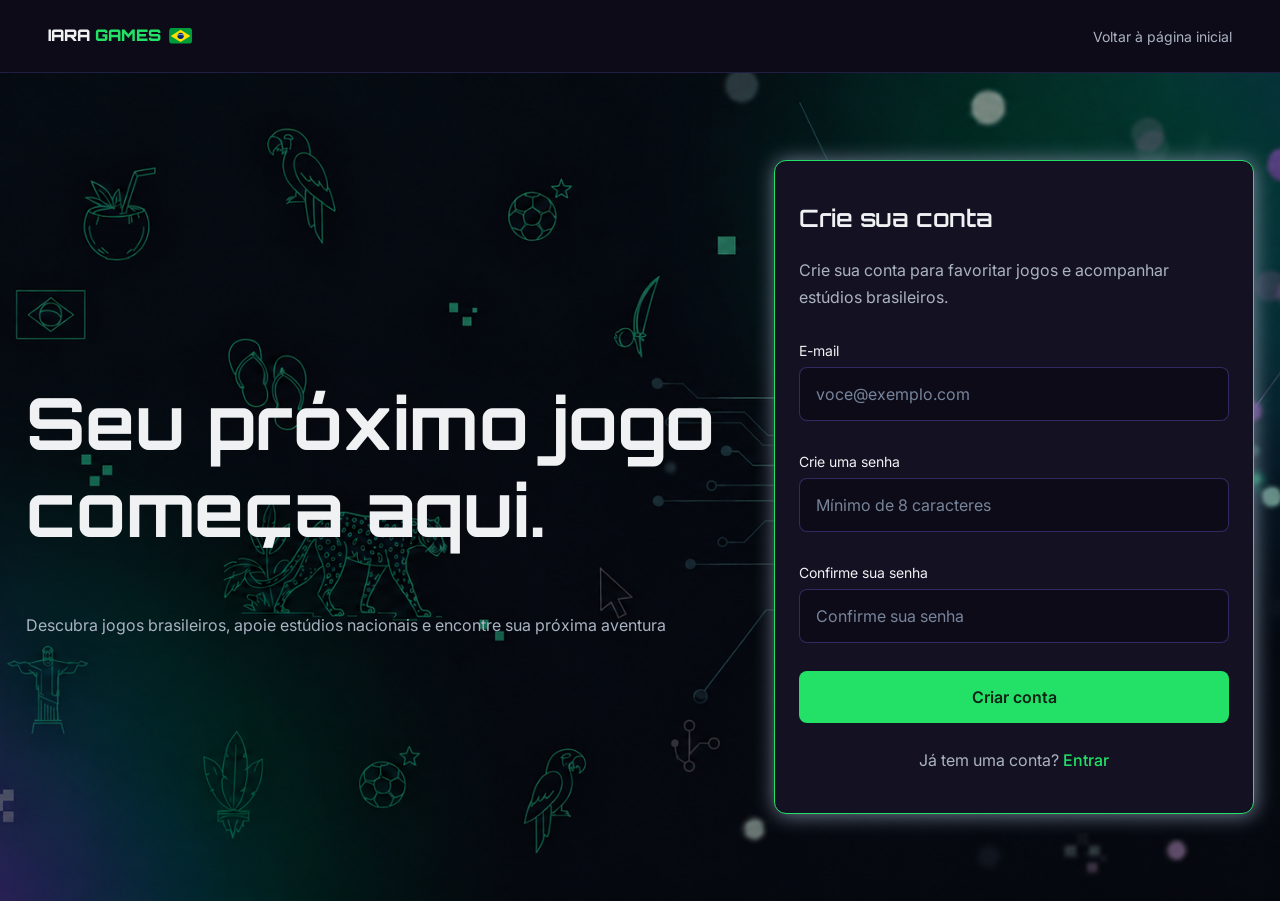
<file: pagina_criar_conta/criar_conta.html>
<!doctype html>
<html lang="pt-BR">
  <head>
    <meta charset="UTF-8" />
    <meta name="viewport" content="width=device-width, initial-scale=1.0" />
    <link rel="stylesheet" href="../assets/root.css" />
    <link rel="stylesheet" href="criar_conta.css" />
    <link
      href="https://fonts.googleapis.com/css2?family=Inter:ital,opsz,wght@0,14..32,100..900;1,14..32,100..900&family=Momo+Trust+Display&family=Montserrat:ital,wght@0,100..900;1,100..900&family=Orbitron:wght@400..900&display=swap"
      rel="stylesheet"
    />
    <title>Criar Conta</title>
  </head>
  <body>
    <header class="cabecalho-conta">
      <div class="cabecalho-conta__interno">
        <a class="marca-conta" href="../index.html" aria-label="Iara Games, página inicial">
          <span class="marca-conta__nome">IARA <span>GAMES</span></span>
          <img src="../assets/imagens/flag_brasil.svg" alt="Bandeira do Brasil" />
        </a>
        <a class="voltar-inicio" href="../index.html">Voltar à página inicial</a>
      </div>
    </header>

    <main class="container">
      <div class="conteudo-cadastro">
        <section class="destaque-criar-conta">
          <h1>Seu próximo jogo começa aqui.</h1>
          <p>
            Descubra jogos brasileiros, apoie estúdios nacionais e encontre sua
            próxima aventura
          </p>
        </section>

        <section class="criar-conta">
          <h2>Crie sua conta</h2>
          <p>
            Crie sua conta para favoritar jogos e acompanhar estúdios brasileiros.
          </p>

        <form class="formulario">
          <div class="email">
            <label for="email">E-mail</label>
            <input
              type="email"
              name="E-mail"
              id="email"
              placeholder="voce@exemplo.com"
              autocomplete="email"
              required
            />
          </div>

          <div class="crie-senha">
            <label for="senha-1">Crie uma senha</label>
            <input
              type="password"
              name="Password"
              id="senha-1"
              placeholder="Mínimo de 8 caracteres"
              required
            />
          </div>

          <div class="confirme-senha">
            <label for="senha-2">Confirme sua senha</label>
            <input
              type="password"
              name="senha"
              id="senha-2"
              placeholder="Confirme sua senha"
              required
            />
          </div>

          <button type="submit" class="botao-criar-conta">Criar conta</button>

          <div class="entrar-com-conta">
            <p>Já tem uma conta? <span>Entrar</span></p>
          </div>
          </form>
        </section>
      </div>
    </main>
  </body>
</html>
</file>
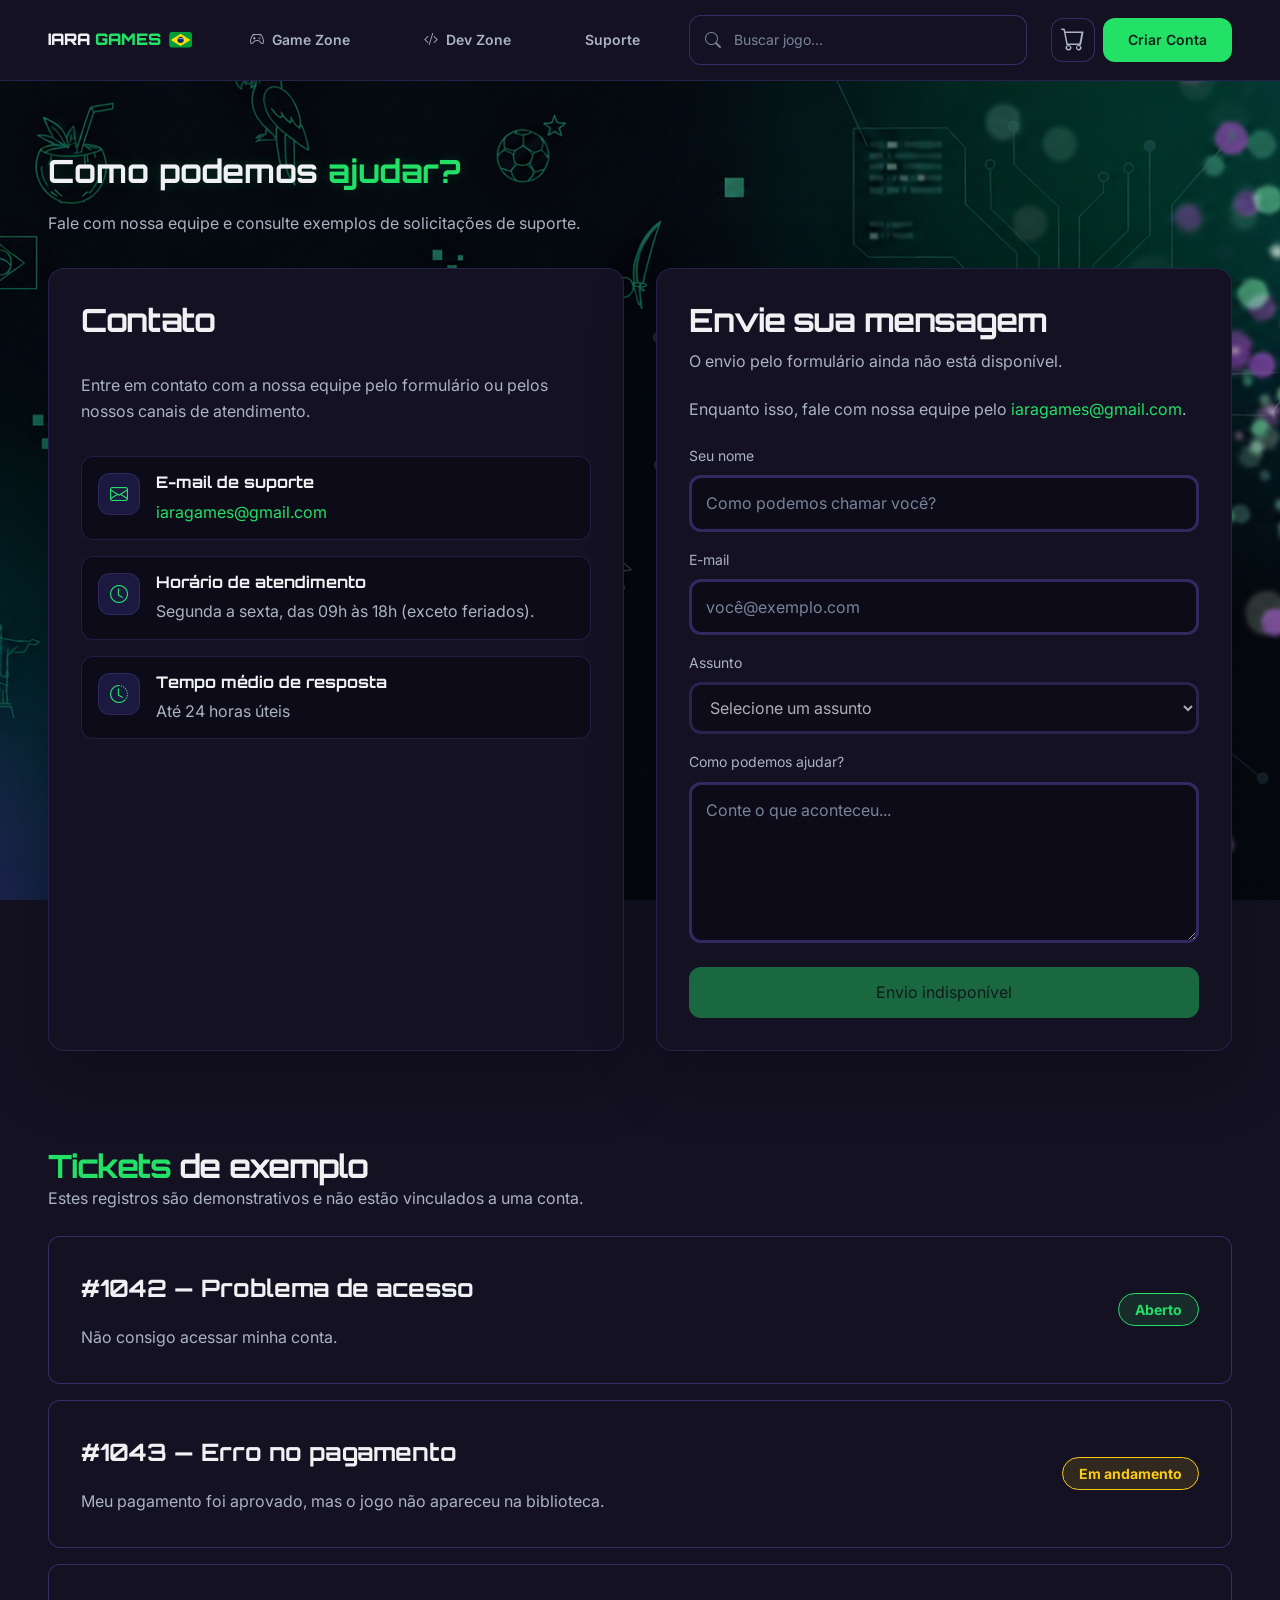
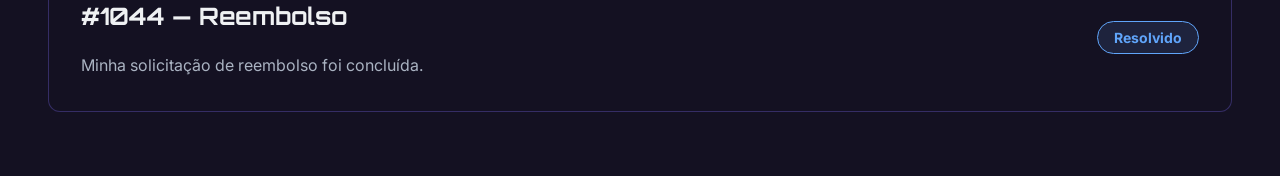
<file: Suporte iara/suporte.html>
<!DOCTYPE html>
<html lang="pt-BR">

<head>
    <meta charset="UTF-8">
    <meta name="viewport" content="width=device-width, initial-scale=1.0">
    <title>Suporte - IARA GAMES</title>
    <link rel="stylesheet" href="../assets/root.css">
    <link rel="stylesheet" href="../assets/style.css">
    <link rel="stylesheet" href="style.css">
    <link rel="stylesheet" href="https://cdn.jsdelivr.net/npm/bootstrap-icons@1.13.1/font/bootstrap-icons.min.css">
</head>

<body>
    <header class="header">
        <nav class="navegacao" aria-label="Navegação principal">
            <div class="container-header">
                <a class="container-logo" href="../index.html" aria-label="Iara Games, página inicial">
                    <p class="titulo-logo">IARA <span class="destaque-titulo">GAMES</span></p>
                    <img src="../assets/imagens/flag_brasil.svg" alt="Bandeira do Brasil">
                </a>
                <div class="nav-links">
                    <button class="btn-ghost" type="button"><i class="bi bi-controller" aria-hidden="true"></i> Game Zone</button>
                    <button class="btn-ghost" type="button"><i class="bi bi-code-slash" aria-hidden="true"></i> Dev Zone</button>
                    <a class="btn-ghost" href="./suporte.html" aria-current="page">Suporte</a>
                </div>
            </div>
            <div class="header-search">
                <label class="visually-hidden" for="game-search">Buscar jogos</label>
                <i class="bi bi-search" aria-hidden="true"></i>
                <input class="input-search" id="game-search" type="search" placeholder="Buscar jogo...">
            </div>
            <div class="header-actions">
                <a class="icon-button" href="../em_desenvolvimento.html" aria-label="Carrinho de compras">
                    <i class="bi bi-cart" aria-hidden="true"></i>
                </a>
                <a href="../pagina_criar_conta/criar_conta.html" class="btn-primary">Criar Conta</a>
            </div>
        </nav>
    </header>
    <main>
        <section class="suporte suporte-intro" aria-labelledby="support-title">
            <h1 id="support-title">
                Como podemos <span>ajudar?</span>
            </h1>
            <p class="descricao">
                Fale com nossa equipe e consulte exemplos de solicitações de suporte.
            </p>
        </section>

        <div class="contato-formulario">
            <section class="contato" id="contato" aria-labelledby="contact-title">
                <h2 class="titulo-sessao" id="contact-title">Contato</h2>
                <p>Entre em contato com a nossa equipe pelo formulário ou pelos nossos canais de atendimento.</p>

                <div>
                    <ul>
                        <li>
                            <i class="bi bi-envelope contato-item__icon"></i>
                            <div class="contato-item__content">
                                <h3 class="titulo">E-mail de suporte</h3>
                                <a href="mailto:iaragames@gmail.com">iaragames@gmail.com</a>
                            </div>
                        </li>
                        <li>
                            <i class="bi bi-clock contato-item__icon"></i>
                            <div class="contato-item__content">
                                <h3 class="titulo">Horário de atendimento</h3>
                                <p>Segunda a sexta, das 09h às 18h (exceto feriados).</p>
                            </div>
                        </li>
                        <li>
                            <i class="bi bi-clock-history contato-item__icon"></i>
                            <div class="contato-item__content">
                                <h3 class="titulo">Tempo médio de resposta</h3>
                                <p>Até 24 horas úteis</p>
                            </div>
                        </li>
                    </ul>
                </div>
            </section>
            <section class="formulario" aria-labelledby="form-title">
                <div class="formulario__cabecalho">
                    <h2 class="titulo-sessao" id="form-title">Envie sua mensagem</h2>
                    <p>O envio pelo formulário ainda não está disponível.</p>
                </div>
                <p class="formulario__aviso">
                    Enquanto isso, fale com nossa equipe pelo
                    <a href="mailto:iaragames@gmail.com">iaragames@gmail.com</a>.
                </p>
                <form>
                    <fieldset class="formulario__campos" disabled>
                        <legend class="visually-hidden">Formulário temporariamente indisponível</legend>
                        <div class="formulario__titulo">
                            <label for="nome">Seu nome</label>
                            <input class="barra" type="text" name="nome" id="nome" placeholder="Como podemos chamar você?"
                                required>
                        </div>

                        <div class="formulario__titulo">
                            <label for="email">E-mail</label>
                            <input class="barra" type="email" name="email" id="email" placeholder="você@exemplo.com"
                                autocomplete="email" required>
                        </div>

                        <div class="formulario__titulo">
                            <label for="assunto">Assunto</label>
                            <select name="assunto" id="assunto" required>
                                <option value="" selected disabled>Selecione um assunto</option>
                                <option value="Compras">Compras</option>
                                <option value="Reembolso">Reembolso</option>
                                <option value="Defeito">Defeito</option>
                                <option value="Outro">Outro</option>
                            </select>
                        </div>

                        <div class="formulario__titulo">
                            <label for="ajuda">Como podemos ajudar?</label>
                            <textarea class="barra" name="ajuda" id="ajuda" placeholder="Conte o que aconteceu..." rows="5"
                                required></textarea>
                        </div>

                        <div>
                            <button type="submit" disabled>Envio indisponível</button>
                        </div>
                    </fieldset>
                </form>
            </section>
        </div>

        <section class="suporte suporte-tickets" id="ticket" aria-labelledby="tickets-title">
            <h2 class="titulo-sessao" id="tickets-title"><span>Tickets</span> de exemplo</h2>
            <p class="descricao">
                Estes registros são demonstrativos e não estão vinculados a uma conta.
            </p>
            <ul class="tickets-lista" aria-label="Exemplos de tickets de suporte">
                <li>
                    <article class="card ticket">
                        <div class="ticket-info">
                            <h3>#1042 — Problema de acesso</h3>
                            <p>Não consigo acessar minha conta.</p>
                        </div>
                        <span class="status aberto">Aberto</span>
                    </article>
                </li>
                <li>
                    <article class="card ticket">
                        <div class="ticket-info">
                            <h3>#1043 — Erro no pagamento</h3>
                            <p>Meu pagamento foi aprovado, mas o jogo não apareceu na biblioteca.</p>
                        </div>
                        <span class="status andamento">Em andamento</span>
                    </article>
                </li>
                <li>
                    <article class="card ticket">
                        <div class="ticket-info">
                            <h3>#1044 — Reembolso</h3>
                            <p>Minha solicitação de reembolso foi concluída.</p>
                        </div>
                        <span class="status resolvido">Resolvido</span>
                    </article>
                </li>
            </ul>
        </section>

    </main>
</body>

</html>
</file>
<file: assets/estilos/animations.css>
/* Movimento vertical suave, sem quique */
@keyframes bounce {
  0%, 100% {
    transform: translateY(0);
  }
  50% {
    transform: translateY(-10px);
  }
}
</file>
<file: assets/estilos/root.css>
:root {
  color-scheme: dark;

  /* ========================================
     COLORS — BRAND
     ======================================== */

  --color-brand-primary: #23e067;
  --color-brand-primary-hover: #43e77e;
  --color-brand-primary-pressed: #1fc75c;
  --color-on-primary: #0d2416;
  --color-brand-primary-subtle: rgba(35, 224, 103, 0.08);
  --color-brand-primary-soft: rgba(35, 224, 103, 0.12);
  --color-brand-primary-decoration: rgba(35, 224, 103, 0.18);

  --color-accent-secondary: #2e2285;
  --color-accent-secondary-soft: #4738aa;
  --color-accent-secondary-wash: rgba(46, 34, 133, 0.46);
  --color-ocean-transition: #0b4658;

  /* ========================================
     COLORS — BACKGROUNDS AND SURFACES
     ======================================== */

  --color-bg-canvas: #141122;
  --color-bg-deep: #0d0b18;

  --color-surface-raised: #161533;
  --color-surface-overlay: #1c1940;
  --color-surface-subtle: #201d48;
  --color-icon-button-bg: rgba(20, 17, 34, 0.78);
  --color-surface-neutral-bg: rgba(20, 17, 34, 0.68);

  /* ========================================
     COLORS — BORDERS
     ======================================== */

  --color-border-subtle: rgba(92, 79, 181, 0.28);
  --color-border-default: rgba(92, 79, 181, 0.46);
  --color-border-focus: #23e067;

  /* ========================================
     COLORS — TEXT
     ======================================== */

  --color-text-primary: #e8e6d9;;
  --color-text-secondary: #aab3c2;
  --color-text-muted: #77849a;
  --color-text-brand: #23e067;
  --color-text-colorful-brazil: linear-gradient(90deg, #23E067 8%, #8FF06F 32%, #F3E500 72%);

  /* ========================================
     COLORS — FEEDBACK
     ======================================== */

  --color-feedback-warning: #facc15;
  --color-feedback-danger: #ff6b81;

  /* ========================================
     TYPOGRAPHY — FONT FAMILIES
     ======================================== */

  --font-family-display: 'Orbitron', sans-serif;

  --font-family-body: 'Inter', sans-serif;

  /* ========================================
     TYPOGRAPHY — FONT WEIGHTS
     ======================================== */

  --font-weight-regular: 400;
  --font-weight-medium: 500;
  --font-weight-semibold: 600;
  --font-weight-bold: 700;
  --font-weight-black: 900;

  /* ========================================
     TYPOGRAPHY — PRIMITIVE FONT SIZES
     ======================================== */

  --font-size-2xs: 0.625rem; /* 10px */
  --font-size-xs: 0.75rem; /* 12px */
  --font-size-sm: 0.875rem; /* 14px */
  --font-size-md: 1rem; /* 16px */
  --font-size-lg: 1.125rem; /* 18px */
  --font-size-xl: 1.5rem; /* 24px */
  --font-size-2xl: 2rem; /* 32px */

  /*
   * Escala responsiva de 40px a 72px.
   * Utilizada em títulos de destaque fora do Hero da loja.
   */
  --font-size-3xl: clamp(2.5rem, 6vw, 4.5rem);

  /* ========================================
     TYPOGRAPHY — RESPONSIVE DISPLAY SIZES
     ======================================== */

  /*
   * Hero principal:
   * mínimo de 40px e máximo de 72px, conforme o Text Style Display/Hero.
   */
  --font-size-hero: clamp(2.5rem, 6vw, 4.5rem);

  /*
   * Hero em telas pequenas:
   * mínimo de 40px e máximo de 56px.
   */
  --font-size-hero-mobile: clamp(2.5rem, 8vw, 3.5rem);

  /* ========================================
     TYPOGRAPHY — SEMANTIC FONT SIZES
     Correspondem aos Text Styles do Figma
     ======================================== */

  --font-size-display-hero-desktop: 4.5rem; /* 72px */
  --font-size-display-hero-mobile: 2.5rem; /* 40px */
  --font-size-display-heading-1: 4.5rem; /* 72px */
  --font-size-display-heading-2: 1.5rem; /* 24px */
  --font-size-display-heading-3: 1rem; /* 16px */
  --font-size-display-heading-4: 1.125rem; /* 18px */
  --font-size-display-card-title: 1rem; /* 16px */
  --font-size-display-genre: 1.125rem; /* 18px */

  --font-size-body-large: 1.125rem; /* 18px */
  --font-size-body-default: 1rem; /* 16px */
  --font-size-body-small: 0.875rem; /* 14px */
  --font-size-body-xsmall: 0.75rem; /* 12px */
  --font-size-body-price: 1rem; /* 16px */

  --font-size-label-default: 0.875rem; /* 14px */
  --font-size-label-compact: 0.75rem; /* 12px */
  --font-size-action-default: 0.875rem; /* 14px */
  --font-size-action-small: 0.75rem; /* 12px */

  /* ========================================
     TYPOGRAPHY — LINE HEIGHTS
     ======================================== */

  --line-height-hero: 1.08; /* 108% */
  --line-height-tight: 1.08; /* 108% */
  --line-height-heading: 1.2; /* 120% */
  --line-height-compact: 1.4; /* 140% */
  --line-height-body: 1.65; /* 165% */

  /* ========================================
     TYPOGRAPHY — LETTER SPACING
     ======================================== */

  --letter-spacing-default: 0;
  --letter-spacing-display: -0.035em; /* -3.5% */
  --letter-spacing-label: 0.12em; /* 12% */
  --letter-spacing-label-compact: 0.06em; /* 6% */

  /* ========================================
     SPACING
     Escala baseada em múltiplos de 4px
     ======================================== */

  --space-2xs: 0.25rem; /* 4px */
  --space-xs: 0.5rem; /* 8px */
  --space-sm: 0.75rem; /* 12px */
  --space-md: 1rem; /* 16px */
  --space-lg: 1.5rem; /* 24px */
  --space-xl: 2rem; /* 32px */
  --space-2xl: 3rem; /* 48px */
  --space-3xl: 4rem; /* 64px */
  --space-4xl: 5rem; /* 80px */
  --space-9xl: 9rem; /* 144px */
  --space-11xl: 11rem; /* 176px */

  /* ========================================
     BORDER RADIUS
     ======================================== */

  --radius-sm: 0.5rem; /* 8px */
  --radius-md: 0.75rem; /* 12px */
  --radius-lg: 1rem; /* 16px */
  --radius-xl: 1.5rem; /* 24px */
  --radius-pill: 999rem;

  /* ========================================
     BORDER WIDTH
     ======================================== */

  --border-width-default: 0.0625rem; /* 1px */
  --border-width-emphasis: 0.125rem; /* 2px */

  /* ========================================
     SHADOWS AND EFFECTS
     ======================================== */

  --shadow-surface: 0 1.5rem 4rem rgba(3, 2, 10, 0.28);
  --shadow-focus: 0 0 0 0.1875rem rgba(35, 224, 103, 0.3);
  --glow-brand: 0 0 3rem rgba(35, 224, 103, 0.14);

  /* ========================================
     MOTION
     ======================================== */

  --motion-fast: 160ms;
  --motion-standard: 240ms;
  --motion-slow: 420ms;
  --motion-hero-theme: 1.6s;

  --ease-standard: cubic-bezier(0.2, 0, 0, 1);

  /* ========================================
     COMPONENT SIZES
     ======================================== */

  --button-height-small: 2.25rem;
  --button-height-medium: 2.75rem;
  --button-height-large: 3.25rem;

  /* ========================================
     LAYOUT
     ======================================== */

  --content-max-width: 74rem; /* 1184px */
  --content-gutter: 1.5rem; /* 24px */
  --content-gutter-mobile: 1rem; /* 16px */
  --header-height: 5.0625rem; /* 81px */
  --hero-height: max(34rem, calc(100svh - var(--header-height)));
  --gradient-page-atmosphere: linear-gradient(180deg, #0b4658 0%, #10314d 10%, #111b3f 34%, #141122 58%, #090817 100%);
}
</file>
<file: assets/estilos/style.css>
*,
*::before,
*::after {
  box-sizing: border-box;
}

html {
  scroll-behavior: smooth;
}

body {
  margin: 0;
  background: var(--color-bg-deep);
  color: var(--color-text-primary);
  font-family: var(--font-family-body);
  font-size: var(--font-size-body-default);
  line-height: var(--line-height-body);
}

.page-shell {
  position: relative;
  isolation: isolate;
  min-height: 100vh;
}

.page-shell::before {
  position: absolute;
  z-index: -1;
  inset-inline: 0;
  top: calc(var(--header-height) + var(--hero-height));
  bottom: 0;
  background: var(--gradient-page-atmosphere);
  content: "";
  pointer-events: none;
}

button,
input {
  font: inherit;
}

button,
a,
input {
  -webkit-tap-highlight-color: transparent;
}

button {
  color: inherit;
}

a {
  color: inherit;
  text-decoration: none;
}

img {
  display: block;
  max-width: 100%;
}

ul {
  margin: 0;
  padding: 0;
  list-style: none;
}

h1,
h2,
h3,
p {
  margin: 0;
}

h1,
h2,
h3 {
  font-family: var(--font-family-display);
  font-weight: var(--font-weight-bold);
}

:focus-visible {
  outline: none;
  box-shadow: var(--shadow-focus);
}

button:disabled,
[aria-disabled="true"] {
  cursor: not-allowed;
  opacity: 0.42;
}

.visually-hidden {
  position: absolute;
  width: 1px;
  height: 1px;
  padding: 0;
  overflow: hidden;
  clip: rect(0, 0, 0, 0);
  white-space: nowrap;
  border: 0;
}

.destaque-colorido-brasil {
  color: var(--color-text-primary);
  background: var(--color-text-colorful-brazil);
  background-clip: text;
  -webkit-background-clip: text;
  -webkit-text-fill-color: transparent;
}

.header {
  position: sticky;
  z-index: 10;
  top: 0;
  border-bottom: 1px solid var(--color-border-subtle);
  background: var(--color-bg-canvas);
  backdrop-filter: blur(16px);
}

.navegacao {
  display: grid;
  grid-template-columns: auto minmax(0, 1fr) auto;
  align-items: center;
  gap: var(--space-lg);
  width: min(calc(100% - var(--content-gutter) - var(--content-gutter)), var(--content-max-width));
  min-height: 5rem;
  margin-inline: auto;
}

.container-header,
.container-logo,
.nav-links,
.header-actions {
  display: flex;
  align-items: center;
}

.container-header {
  gap: var(--space-xl);
}

.header-menu-toggle {
  display: none;
  width: 2.75rem;
  height: 2.75rem;
  padding: 0;
  border: 1px solid var(--color-border-default);
  border-radius: var(--radius-md);
  background: var(--color-icon-button-bg);
  color: var(--color-text-secondary);
  font-size: var(--font-size-xl);
}

.header-menu-toggle:hover,
.header-menu-toggle:focus {
  border-color: var(--color-accent-secondary-soft);
  color: var(--color-text-primary);
}

.container-logo {
  flex: 0 0 auto;
  gap: var(--space-xs);
  min-height: 44px;
}

.container-logo img {
  width: 13rem;
}

.titulo-logo {
  font-family: var(--font-family-display);
  font-size: var(--font-size-md);
  font-weight: var(--font-weight-black);
  line-height: var(--line-height-tight);
}

.destaque-titulo {
  color: var(--color-text-brand);
}

.nav-links {
  grid-column: 2;
  justify-content: flex-start;
  gap: var(--space-lg);
}

.nav-links.show {
  display: flex;
}

.nav-links .mobile-menu-item {
  display: none;
}

.nav-links a,
.nav-links .btn-ghost {
  color: var(--color-text-secondary);
  font-size: var(--font-size-sm);
  transition: color var(--motion-fast) var(--ease-standard);
}

.nav-links a:hover,
.nav-links .btn-ghost:hover,
.footer a:hover {
  color: var(--color-text-primary);
}

.nav-links .btn-ghost {
  min-height: 2.25rem;
  padding-inline: var(--space-sm);
}

.input-email {
  width: 100%;
  min-width: 0;
  min-height: 3rem;
  padding: var(--space-sm) var(--space-md);
  border: 1px solid var(--color-border-default);
  border-radius: var(--radius-md);
  background: var(--color-bg-canvas);
  color: var(--color-text-primary);
  font-size: var(--font-size-sm);
  transition: border-color var(--motion-fast) var(--ease-standard), box-shadow var(--motion-fast) var(--ease-standard);
}

.input-email::placeholder {
  color: var(--color-text-muted);
}

.input-email:hover {
  border-color: var(--color-accent-secondary-soft);
}

.input-email:focus {
  border-color: var(--color-border-focus);
  outline: none;
  box-shadow: var(--shadow-focus);
}

.header-actions {
  gap: var(--space-xs);
  justify-content: flex-end;
}

.icon-button {
  display: inline-grid;
  flex: 0 0 2.75rem;
  width: 2.75rem;
  height: 2.75rem;
  place-items: center;
  border: 1px solid var(--color-border-default);
  border-radius: var(--radius-md);
  background: var(--color-icon-button-bg);
  color: var(--color-text-secondary);
  font-size: var(--font-size-xl);
  transition: border-color var(--motion-fast) var(--ease-standard), color var(--motion-fast) var(--ease-standard), transform var(--motion-fast) var(--ease-standard);
}

.icon-button:hover {
  border-color: var(--color-accent-secondary-soft);
  color: var(--color-text-primary);
}

.account-menu-toggle::after {
  display: none;
}

.account-menu {
  min-width: 10.875rem;
  padding: var(--space-xs);
  border: 1px solid var(--color-border-default);
  border-radius: var(--radius-md);
  background: var(--color-surface-raised);
  box-shadow: var(--shadow-surface);
}

.account-menu .dropdown-item {
  padding: var(--space-sm) var(--space-md);
  border-radius: var(--radius-sm);
  color: var(--color-text-secondary);
  font-size: var(--font-size-sm);
}

.account-menu .dropdown-item:hover,
.account-menu .dropdown-item:focus {
  background: var(--color-surface-subtle);
  color: var(--color-text-primary);
}

.btn-primary,
.btn-secondary,
.btn-ghost {
  display: inline-flex;
  min-height: var(--button-height-medium);
  align-items: center;
  justify-content: center;
  gap: var(--space-xs);
  padding: 0 var(--space-lg);
  border: 1px solid transparent;
  border-radius: var(--radius-md);
  cursor: pointer;
  font-size: var(--font-size-action-default);
  font-weight: var(--font-weight-semibold);
  line-height: 1.2;
  white-space: nowrap;
  transition: background-color var(--motion-fast) var(--ease-standard), border-color var(--motion-fast) var(--ease-standard), color var(--motion-fast) var(--ease-standard), transform var(--motion-fast) var(--ease-standard), box-shadow var(--motion-fast) var(--ease-standard);
}

.btn-primary {
  background: var(--color-brand-primary);
  color: var(--color-on-primary);
}

.btn-ghost {
  background: transparent;
  color: var(--color-text-secondary);
}

.btn-ghost:hover {
  background: var(--color-surface-subtle);
  color: var(--color-text-primary);
}

.btn-primary:hover {
  background: var(--color-brand-primary-hover);
}

.btn-primary:active,
.btn-secondary:active,
.btn-ghost:active,
.icon-button:active,
.filter-chip:active,
.genre-card:active {
  transform: translateY(1px);
}

.btn-primary:disabled,
.btn-secondary:disabled,
.btn-ghost:disabled {
  cursor: not-allowed;
  opacity: 0.42;
}

.btn-secondary {
  border-color: var(--color-border-default);
  background: var(--color-surface-subtle);
  color: var(--color-text-primary);
}

.btn-secondary:hover {
  border-color: var(--color-accent-secondary-soft);
  background: var(--color-surface-overlay);
}

.btn-small {
  min-height: var(--button-height-small);
  padding-inline: var(--space-md);
  font-size: var(--font-size-action-small);
}

.hero {
  position: relative;
  isolation: isolate;
  display: flex;
  min-height: var(--hero-height);
  flex-direction: column;
  align-items: flex-start;
  justify-content: center;
  padding: var(--space-4xl) max(var(--content-gutter), calc((100% - var(--content-max-width)) / 2));
  background-image: linear-gradient(90deg, rgba(7, 12, 24, 0.84) 0%, rgba(7, 12, 24, 0.42) 54%, rgba(7, 12, 24, 0.08) 100%), url('../imagens/fundo_amanhecer.jpeg');
  background-position: center;
  background-size: cover;
}

.hero-night-background {
  position: absolute;
  z-index: 0;
  inset: 0;
  background-image: linear-gradient(90deg, rgba(5, 9, 22, 0.82) 0%, rgba(5, 9, 22, 0.36) 58%, rgba(5, 9, 22, 0.08) 100%), url('../imagens/fundo_anoitecer.jpeg');
  background-position: center;
  background-size: cover;
  opacity: 0;
  pointer-events: none;
  transition: opacity var(--motion-hero-theme) var(--ease-standard);
}

.hero[data-theme="night"] .hero-night-background {
  opacity: 1;
}

.hero::after {
  position: absolute;
  z-index: 0;
  inset-inline: 0;
  bottom: 0;
  height: 7rem;
  background: linear-gradient(180deg, transparent, var(--color-ocean-transition));
  content: "";
  pointer-events: none;
}

.hero::before {
  position: absolute;
  z-index: 1;
  inset-inline: 0;
  bottom: 0;
  height: 4rem;
  background: url('../imagens/linha-agua.svg') center bottom / 100% 100% no-repeat;
  content: "";
  pointer-events: none;
}

.hero-theme-toggle {
  position: absolute;
  z-index: 3;
  top: var(--space-lg);
  right: max(var(--content-gutter), calc((100% - var(--content-max-width)) / 2));
  min-height: 2.25rem;
  padding-inline: var(--space-md);
  border: 1px solid var(--color-border-default);
  border-radius: var(--radius-pill);
  background: rgba(8, 15, 31, 0.64);
  color: var(--color-text-primary);
  font-size: var(--font-size-xs);
  backdrop-filter: blur(0.75rem);
}

.hero-title {
  position: relative;
  z-index: 2;
  max-width: 11ch;
  margin-bottom: var(--space-md);
  transform: translateY(calc(0px - var(--space-xl) - var(--space-xs)));
  font-size: var(--font-size-hero);
  line-height: var(--line-height-hero);
  letter-spacing: var(--letter-spacing-display);
}

.hero-description {
  position: relative;
  z-index: 2;
  max-width: 38rem;
  margin-bottom: 0;
  transform: translateY(calc(0px - var(--space-xl) - var(--space-xs)));
  color: var(--color-text-secondary);
  font-size: var(--font-size-lg);
  font-weight: var(--font-weight-regular);
  line-height: var(--line-height-body);
}

.hero-scroll-cue {
  position: absolute;
  z-index: 3;
  bottom: calc(var(--space-xl) + var(--space-xs));
  left: 50%;
  display: flex;
  min-width: 13.875rem;
  flex-direction: column;
  align-items: center;
  gap: var(--space-2xs);
  padding: var(--space-sm) var(--space-lg);
  transform: translateX(-50%);
  border: 1px solid transparent;
  border-radius: var(--radius-pill);
  background: rgba(8, 15, 31, 0.16);
  color: var(--color-text-primary);
  font-size: var(--font-size-2xs);
  font-weight: var(--font-weight-semibold);
  letter-spacing: var(--letter-spacing-label);
  text-align: center;
  text-transform: uppercase;
  transition: border-color var(--motion-standard) var(--ease-standard), background-color var(--motion-standard) var(--ease-standard), box-shadow var(--motion-standard) var(--ease-standard), transform var(--motion-standard) var(--ease-standard);
}

.hero-scroll-cue:hover,
.hero-scroll-cue:focus-visible {
  border-color: var(--color-brand-primary-decoration);
  background: rgba(8, 24, 35, 0.33);
  box-shadow: 0 0 2rem rgba(35, 224, 103, 0.12);
  color: var(--color-text-primary);
}

.hero-scroll-cue:hover {
  transform: translate(-50%, -2px);
}

.hero-scroll-cue i {
  color: var(--color-brand-primary);
  font-size: var(--font-size-md);
  animation: bounce 2s infinite;
  transition: color var(--motion-standard) var(--ease-standard);
}

.hero-scroll-cue-time {
  color: var(--color-brand-primary);
}

.hero-scroll-cue > span:last-child {
  font-size: var(--font-size-xs);
}

.section-band {
  width: 100%;
  padding: var(--space-11xl) 0 var(--space-4xl) 0;
  background: transparent;
}

.section-band--genres {
  position: relative;
  isolation: isolate;
}

.section-with-bubble {
  position: relative;
  isolation: isolate;
}

.section-with-bubble::after {
  position: absolute;
  z-index: 0;
  top: 12%;
  right: 4%;
  width: 5rem;
  aspect-ratio: 1;
  background: url('../imagens/bolha.png') center / contain no-repeat;
  content: "";
  opacity: 0.28;
  pointer-events: none;
}

.section-with-bubble > * {
  position: relative;
  z-index: 1;
}

.section-band--genres::before {
  position: absolute;
  z-index: 0;
  inset: 0;
  background-image: linear-gradient(180deg, rgba(11, 70, 88, 0.22), rgba(17, 27, 63, 0)), url('../imagens/luzes_reflexo.png');
  background-position: center;
  background-size: cover;
  content: "";
  opacity: 0.3;
  pointer-events: none;
}

.section-inner {
  width: min(calc(100% - var(--content-gutter) - var(--content-gutter)), var(--content-max-width));
  margin-inline: auto;
}

.sessao-main {
  width: min(calc(100% - var(--content-gutter) - var(--content-gutter)), var(--content-max-width));
  margin: var(--space-4xl) auto;
}

.section-header {
  display: flex;
  align-items: flex-end;
  justify-content: space-between;
  gap: var(--space-xl);
  margin-bottom: var(--space-lg);
}

.section-heading-group {
  display: flex;
  flex-direction: column;
  gap: var(--space-md);
}

.section-depth {
  display: flex;
  align-items: center;
  gap: var(--space-xs);
  margin: 0;
  color: #B3F2F0;
  opacity: 64%;
  font-size: var(--font-size-2xs);
  font-weight: var(--font-weight-semibold);
  letter-spacing: var(--letter-spacing-label);
  line-height: var(--line-height-compact);
  text-transform: uppercase;
}

.section-depth::before {
  width: 0.75rem;
  height: 1px;
  background: var(--color-text-brand);
  content: "";
}

.section-depth + .section-eyebrow {
  margin-top: var(--space-xs);
}

.section-eyebrow,
.sobre-projeto-badge {
  margin: 0;
  color: var(--color-text-brand);
  font-size: var(--font-size-xs);
  font-weight: var(--font-weight-semibold);
  letter-spacing: var(--letter-spacing-label);
  line-height: var(--line-height-compact);
  text-transform: uppercase;
}

.section-header h2,
.newsletter h2,
.sobre-projeto-title {
  font-size: var(--font-size-display-heading-2);
  line-height: var(--line-height-heading);
  letter-spacing: var(--letter-spacing-display);
  /* color: var(--color-text-primary);
  background: linear-gradient(115deg, #e0fff7 0%, #62f5ce 38%, #8ff06f 72%, #fff1a8 100%);
  background-clip: text;
  -webkit-background-clip: text;
  -webkit-text-fill-color: transparent;
  text-shadow: 0 0 16px rgba(66, 243, 195, 0.2); */
}

.section-description {
  margin: 0;
  color: var(--color-text-secondary);
  font-size: var(--font-size-sm);
}


.generos-lista {
  display: flex;
  flex-wrap: wrap;
  gap: 0;
}

.genre-card {
  display: grid;
  width: 100%;
  min-height: 9rem;
  grid-template-columns: 3rem minmax(0, 1fr) auto;
  align-items: center;
  gap: var(--space-md);
  overflow: hidden;
  padding: var(--space-lg);
  border: 1px solid var(--color-border-subtle);
  border-radius: var(--radius-md);
  background: linear-gradient(135deg, var(--color-accent-secondary-wash), transparent 72%), var(--color-surface-raised);
  color: var(--color-text-primary);
  cursor: pointer;
  font-family: var(--font-family-display);
  font-size: var(--font-size-display-genre);
  font-weight: var(--font-weight-bold);
  line-height: var(--line-height-heading);
  text-align: left;
  transition: border-color var(--motion-standard) var(--ease-standard), transform var(--motion-standard) var(--ease-standard), background-color var(--motion-standard) var(--ease-standard);
}

.genre-icon {
  display: grid;
  width: 3rem;
  height: 3rem;
  place-items: center;
  border: 1px solid var(--color-border-default);
  border-radius: var(--radius-sm);
  background: var(--color-brand-primary-subtle);
  color: var(--color-brand-primary);
  font-family: var(--font-family-body);
  font-size: var(--font-size-xl);
}

.genre-arrow {
  color: var(--color-text-secondary);
  font-family: var(--font-family-body);
  font-size: var(--font-size-md);
  transition: transform var(--motion-fast) var(--ease-standard), color var(--motion-fast) var(--ease-standard);
}

/* A VERIFICAR */

/* .genre-card:hover::before{
  content: "";
  position: absolute;
  inset: 0;
  border-radius: var(--radius-lg);
  padding: 2px;
  
  background: linear-gradient(to right, #23E067 8%, #8FF06F 32%, #F3E500 72%);
  
  -webkit-mask: 
     linear-gradient(#fff 0 0) content-box, 
     linear-gradient(#fff 0 0);
  -webkit-mask-composite: xor;
          mask-composite: exclude;
} */

.genre-card:hover {
  transform: translateY(-4px);
  border-color: var(--color-brand-primary);
}

.genre-card:hover .genre-arrow {
  transform: translateX(4px);
  color: var(--color-brand-primary);
}

.catalog-controls {
  display: flex;
  flex-direction: column;
}

.destaques-generos-lista {
  display: flex;
  flex-wrap: wrap;
  gap: var(--space-xs);
  margin-bottom: var(--space-lg);
}

.filter-chip {
  display: inline-flex;
  min-height: 2.25rem;
  align-items: center;
  justify-content: center;
  padding: 0 var(--space-md);
  border: 1px solid var(--color-border-default);
  border-radius: var(--radius-pill);
  background: transparent;
  color: var(--color-text-secondary);
  cursor: pointer;
  font-size: var(--font-size-xs);
  font-weight: var(--font-weight-medium);
  transition: background-color var(--motion-fast) var(--ease-standard), border-color var(--motion-fast) var(--ease-standard), color var(--motion-fast) var(--ease-standard), transform var(--motion-fast) var(--ease-standard);
}

.filter-chip:hover {
  background: var(--color-surface-subtle);
  color: var(--color-text-primary);
}

.filter-chip[aria-pressed="true"] {
  border-color: var(--color-brand-primary);
  background: var(--color-brand-primary);
  color: var(--color-on-primary);
}

.destaques-jogos-lista {
  display: flex;
  align-items: stretch;
}

.destaques-jogos-lista > li {
  display: flex;
  min-width: 0;
  justify-content: center;
}

.game-card {
  display: flex;
  width: 100%;
  min-width: 0;
  flex-direction: column;
  overflow: hidden;
  border: 1px solid var(--color-border-subtle);
  border-radius: var(--radius-lg);
  background: var(--color-surface-raised);
  box-shadow: var(--shadow-surface);
  transition: border-color var(--motion-standard) var(--ease-standard), transform var(--motion-standard) var(--ease-standard);
}

.game-card > img {
  width: 100%;
  height: 12.5rem;
  flex: 0 0 12.5rem;
  object-fit: cover;
  transition: transform var(--motion-slow) var(--ease-standard);
}

.game-card:hover {
  /* transform: translateY(-4px); */
  border-color: var(--color-brand-primary);
}

.game-card:hover > img {
  transform: scale(1.035);
}

.destaques-conteiner-card {
  display: flex;
  flex: 1;
  flex-direction: column;
  gap: var(--space-xs);
  padding: var(--space-md);
}

.destaques-conteiner-card h3 {
  font-size: var(--font-size-display-card-title);
  line-height: var(--line-height-heading);
  letter-spacing: var(--letter-spacing-display);
}

.game-studio {
  display: flex;
  flex-wrap: wrap;
  align-items: center;
  gap: var(--space-xs);
  color: var(--color-text-muted);
  font-size: var(--font-size-xs);
  line-height: var(--line-height-body);
}

.game-studio-separator {
  color: var(--color-brand-primary);
}

.badge-genero {
  display: inline-flex;
  min-height: 1.5rem;
  align-items: center;
  padding: 0 var(--space-xs);
  border-radius: var(--radius-pill);
  background: var(--color-brand-primary-soft);
  color: var(--color-brand-primary);
  font-size: var(--font-size-xs);
  font-weight: var(--font-weight-semibold);
  letter-spacing: var(--letter-spacing-label-compact);
  text-transform: uppercase;
}

.avaliação {
  display: flex;
  align-items: center;
  gap: var(--space-xs);
  font-size: var(--font-size-xs);
}

.estrelas {
  color: var(--color-feedback-warning);
  letter-spacing: 0;
}

.nota {
  color: var(--color-text-muted);
}

.game-specs {
  display: flex;
  flex-direction: column;
  gap: var(--space-sm);
  margin-top: var(--space-xs);
  padding: var(--space-sm);
  border-radius: var(--radius-sm);
  background: var(--color-surface-overlay);
}

.specs-label {
  color: var(--color-text-muted);
  font-size: var(--font-size-xs);
}

.destaques-plataformas {
  display: flex;
  flex-wrap: wrap;
  gap: var(--space-xs);
}

.platform-badge {
  display: inline-flex;
  min-height: 1.5rem;
  align-items: center;
  padding: 0 var(--space-xs);
  border: 1px solid var(--color-border-default);
  border-radius: var(--radius-pill);
  background: var(--color-surface-neutral-bg);
  color: var(--color-text-secondary);
  font-size: var(--font-size-xs);
  font-weight: var(--font-weight-semibold);
}

.destaques-btns {
  display: flex;
  align-items: center;
  justify-content: space-between;
  gap: var(--space-sm);
  margin-top: auto;
  padding-top: var(--space-md);
  border-top: 1px solid var(--color-border-subtle);
  font-size: var(--font-size-body-price);
  font-weight: var(--font-weight-bold);
}

.offer-price {
  color: var(--color-feedback-warning);
}

.sobre-projeto {
  display: grid;
  grid-template-columns: 10rem minmax(0, 1fr) auto;
  align-items: center;
  gap: var(--space-xl);
  padding: var(--space-2xl);
  border: 1px solid var(--color-border-subtle);
  border-radius: var(--radius-xl);
  background: linear-gradient(125deg, rgba(32, 29, 72, 0.72), rgba(13, 11, 24, 0.94));
  box-shadow: var(--shadow-surface);
}

.sobre-projeto > img {
  width: 10rem;
  aspect-ratio: 1;
  object-fit: contain;
}

.sobre-projeto > div {
  display: flex;
  flex-direction: column;
  align-items: flex-start;
  gap: var(--space-sm);
}

.sobre-projeto-description {
  max-width: 48rem;
  color: var(--color-text-secondary);
  font-size: var(--font-size-body-small);
  line-height: var(--line-height-body);
}

.sobre-projeto-btn {
  min-width: 9rem;
}

.newsletter {
  width: min(100%, 58rem);
  padding: var(--space-3xl) var(--space-xl);
  border: 1px solid var(--color-border-subtle);
  border-radius: var(--radius-xl);
  background: radial-gradient(ellipse at top, rgba(46, 34, 133, 0.2), transparent 70%), rgba(13, 11, 24, 0.72);
  box-shadow: var(--shadow-surface);
  display: flex;
  flex-direction: column;
  align-items: center;
  text-align: center;
}

.newsletter h2 {
  margin-bottom: var(--space-xs);
}

.newsletter-description {
  max-width: 38rem;
  margin-bottom: var(--space-lg);
  color: var(--color-text-secondary);
  font-size: var(--font-size-sm);
}

.newsletter-form-container {
  display: flex;
  width: min(100%, 34rem);
  align-items: end;
  gap: var(--space-sm);
}

.newsletter-field {
  display: flex;
  min-width: 0;
  flex: 1;
  flex-direction: column;
  gap: var(--space-xs);
  text-align: left;
}

.input-label {
  color: var(--color-text-primary);
  font-size: var(--font-size-sm);
  font-weight: var(--font-weight-semibold);
}

.input-email {
  flex: 1;
  text-align: left;
}

.newsletter-btn {
  min-height: 3rem;
}

.footer-content {
  display: flex;
  flex-direction: column;
  gap: var(--space-lg);
  padding-block: var(--space-xl);
  border-top: 1px solid var(--color-border-subtle);
}

.footer .container-logo img {
  width: 8rem;
}

.footer.section-band {
  padding-block: 0;
}

.footer-content > p {
  max-width: 34rem;
  color: var(--color-text-secondary);
  font-size: var(--font-size-sm);
}

.lista-midias {
  display: flex;
  gap: var(--space-xs);
}

.lista-midias a {
  display: grid;
  width: 2.75rem;
  height: 2.75rem;
  place-items: center;
  border: 1px solid var(--color-border-default);
  border-radius: var(--radius-md);
  color: var(--color-text-secondary);
  font-size: var(--font-size-lg);
  transition: border-color var(--motion-fast) var(--ease-standard), color var(--motion-fast) var(--ease-standard);
}

.lista-midias a:hover {
  border-color: var(--color-accent-secondary-soft);
}

.copy-container {
  display: flex;
  flex-wrap: wrap;
  justify-content: space-between;
  gap: var(--space-sm) var(--space-lg);
  padding-top: var(--space-md);
  border-top: 1px solid var(--color-border-subtle);
  color: var(--color-text-muted);
  font-size: var(--font-size-xs);
}

@media (max-width: 1088px) {
  :root {
    --header-height: 5.0625rem;
  }

  .navegacao {
    gap: var(--space-sm) var(--space-lg);
    padding-block: var(--space-sm);
  }

}

@media (max-width: 991.98px) {
  .navegacao {
    grid-template-columns: minmax(0, 1fr) auto;
  }

  .header-menu-toggle {
    display: inline-grid;
    place-items: center;
  }

  .header-actions {
    display: none;
  }

  .container-header {
    gap: var(--space-md);
    justify-content: space-between;
  }

  .nav-links {
    grid-column: 1 / -1;
    grid-row: 2;
    align-items: stretch;
    flex-direction: column;
    padding-block: var(--space-sm);
    border-top: 1px solid var(--color-border-subtle);
    gap: var(--space-md);
  }

  .nav-links.collapsing {
    display: flex;
    overflow: hidden;
    transition: height var(--motion-slow) var(--ease-standard);
  }

  .nav-links .btn-ghost,
  .nav-links a {
    justify-content: flex-start;
  }

  .nav-links .mobile-menu-item {
    display: inline-flex;
  }
}

@media (max-width: 832px) {
  .sobre-projeto {
    grid-template-columns: 8rem minmax(0, 1fr);
  }

  .sobre-projeto > img {
    width: 8rem;
  }

  .sobre-projeto-btn {
    grid-column: 2;
    justify-self: start;
  }
}

@media (max-width: 704px) {
  :root {
    --header-height: 5.0625rem;
  }

  .container-logo img {
    width: 9rem;
  }

  .section-header {
    align-items: flex-start;
    flex-direction: column;
    gap: var(--space-sm);
  }

  .sobre-projeto {
    grid-template-columns: 1fr;
    gap: var(--space-lg);
  }

  .sobre-projeto > img {
    width: 7rem;
  }

  .sobre-projeto-btn {
    grid-column: auto;
  }
}

@media (max-width: 608px) {
  :root {
    --header-height: 5.0625rem;
    --hero-height: max(35rem, calc(100svh - var(--header-height)));
  }

  html {
    scroll-padding-top: var(--header-height);
  }

  .navegacao {
    width: calc(100% - 2 * var(--content-gutter-mobile));
  }

  .game-card {
    max-width: none;
  }

  .hero {
    padding: var(--space-3xl) var(--content-gutter-mobile);
    background-position: 62% center;
  }

  .hero-theme-toggle {
    top: var(--space-md);
    right: var(--content-gutter-mobile);
  }

  .hero-scroll-cue {
    bottom: calc(var(--space-md) + var(--space-xs));
  }

  .section-band {
    padding-block: var(--space-xl);
  }

  .hero-title {
    font-size: var(--font-size-hero-mobile);
  }

  .hero-description {
    font-size: var(--font-size-md);
  }

  .sessao-main,
  .section-inner {
    width: calc(100% - 2 * var(--content-gutter-mobile));
  }

  .newsletter-form-container {
    align-items: stretch;
    flex-direction: column;
  }

  .newsletter-btn {
    width: 100%;
  }
}

@media (max-width: 480px) {
  .header-actions > .btn-primary {
    min-height: 2.5rem;
    padding-inline: var(--space-xs);
    font-size: var(--font-size-xs);
  }

  .destaques-btns {
    gap: var(--space-xs);
  }

  .sobre-projeto {
    padding: var(--space-lg);
  }

  .newsletter {
    padding: var(--space-xl) var(--space-md);
  }

  .genre-card {
    min-height: 7rem;
    padding: var(--space-md);
  }

  .page-shell::before{
    top: 80vh;
  }
}

@media (max-width: 441px) {
  :root {
    --header-height: 14.75rem;
  }
}

@media (min-width: 1440px) {
  :root {
    --content-max-width: 80rem;
    --font-size-hero: 5rem;
  }

  .game-catalog-section {
    width: min(calc(100% - var(--content-gutter) - var(--content-gutter)), 85rem);
  }

  .game-catalog-section .game-card {
    min-height: 34.25rem;
  }

  .game-catalog-section .game-card > img {
    height: 15.25rem;
    flex-basis: 15.25rem;
  }

  .game-catalog-section .destaques-conteiner-card {
    gap: var(--space-sm);
  }
}

@media (prefers-reduced-motion: reduce) {
  *,
  *::before,
  *::after {
    scroll-behavior: auto !important;
    transition-duration: 0.01ms !important;
    animation-duration: 0.01ms !important;
    animation-iteration-count: 1 !important;
  }
}
</file>
<file: assets/estilos/criar_conta/criar_conta.css>
*,
*::before,
*::after {
  box-sizing: border-box;
}

:root {
  --altura-cabecalho-conta: 4.5rem;
}

html,
body {
  min-height: 100%;
}

body {
  margin: 0;
  background-color: var(--color-bg-canvas);
  color: var(--color-text-primary);
  font-family: var(--font-family-body);
}

.cabecalho-conta {
  min-height: var(--altura-cabecalho-conta);
  border-bottom: 1px solid var(--color-border-subtle);
  background: var(--color-bg-deep);
}

.cabecalho-conta__interno {
  display: flex;
  align-items: center;
  justify-content: space-between;
  gap: var(--space-md);
  width: min(calc(100% - var(--content-gutter) - var(--content-gutter)), var(--content-max-width));
  min-height: var(--altura-cabecalho-conta);
  margin-inline: auto;
}

.marca-conta {
  display: inline-flex;
  flex: 0 0 auto;
  align-items: center;
  gap: var(--space-xs);
  min-height: 44px;
  color: var(--color-text-primary);
  text-decoration: none;
}

.marca-conta__imagem {
  width: 13rem;
}

.voltar-inicio {
  color: var(--color-text-secondary);
  font-size: var(--font-size-sm);
  text-decoration: none;
  transition: color var(--motion-fast) var(--ease-standard);
}

.voltar-inicio:hover {
  color: var(--color-text-primary);
}

.marca-conta:focus-visible,
.voltar-inicio:focus-visible {
  outline: 2px solid var(--color-border-focus);
  outline-offset: 4px;
}

.container {
  display: flex;
  align-items: center;
  min-height: calc(100vh - var(--altura-cabecalho-conta));
  min-height: calc(100svh - var(--altura-cabecalho-conta));
  padding: var(--space-2xl) var(--content-gutter);
  background-color: var(--color-bg-canvas);
  background-image: url("../../imagens/fundo_oceano.jpg");
  background-repeat: no-repeat;
  background-position: center;
  background-size: cover;
}

.conteudo-cadastro {
  display: grid;
  grid-template-columns: minmax(0, 1fr) minmax(0, 30rem);
  align-items: center;
  gap: var(--space-2xl);
  margin-inline: auto;
}

.destaque-criar-conta {
  max-width: 700px;
  white-space: normal;
}

.destaque-criar-conta h1,
.criar-conta h2 {
  color: var(--color-text-primary);
  font-family: var(--font-family-display);
  line-height: var(--line-height-heading);
}

.destaque-criar-conta h1 {
  font-size: var(--font-size-display-heading-1);
  font-weight: var(--font-weight-bold);
}

.texto-destaque {
  color: var(--color-brand-primary);
}

.criar-conta {
  width: 100%;
  max-width: 30rem;
  justify-self: end;
  padding: var(--space-lg);
  border: 1px solid #1f86ac;
  border-radius: var(--radius-md);
  background-color: #0a0d1f;
  box-shadow: 1px 1px 10px var(--color-text-muted);
}

.criar-conta h2 {
  font-size: var(--font-size-display-heading-2);
  font-weight: var(--font-weight-semibold);
}

.destaque-criar-conta p,
.criar-conta p {
  margin-top: var(--space-lg);
  color: var(--color-text-secondary);
  font-family: var(--font-family-body);
  font-size: var(--font-size-body-default);
  line-height: var(--line-height-body);
}

input {
  width: 100%;
  min-height: 45px;
  padding: var(--space-md);
  border: var(--border-width-default) solid var(--color-border-default);
  border-radius: var(--radius-sm);
  background-color: var(--color-bg-deep);
  color: var(--color-text-primary);
  font-family: var(--font-family-body);
  font-size: var(--font-size-body-default);
  transition: border-color var(--motion-fast) var(--ease-standard);
}

input:hover {
  border-color: var(--color-accent-secondary-soft);
}

input:focus {
  border-color: var(--color-border-focus);
  outline: none;
  box-shadow: var(--shadow-focus);
}

input::placeholder {
  color: var(--color-text-muted);
}

.email,
.crie-senha,
.confirme-senha {
  display: flex;
  flex-direction: column;
  gap: var(--space-xs);
  margin: var(--space-md) 0;
  font-family: var(--font-family-body);
  font-size: var(--font-size-body-small);
}

.formulario {
  display: flex;
  flex-direction: column;
  width: 100%;
  max-width: 480px;
}

.botao-criar-conta {
  width: 100%;
  min-height: 48px;
  margin-top: var(--space-sm);
  padding: var(--space-md);
  border: none;
  border-radius: var(--radius-sm);
  background-color: var(--color-brand-primary);
  color: var(--color-on-primary);
  font-family: var(--font-family-body);
  font-size: var(--font-size-body-default);
  font-weight: var(--font-weight-semibold);
  cursor: pointer;
}

.botao-criar-conta:hover {
  background-color: var(--color-brand-primary-hover);
}

.botao-criar-conta:active {
  background-color: var(--color-brand-primary-pressed);
}

.botao-criar-conta:focus-visible {
  outline: 2px solid var(--color-border-focus);
  outline-offset: 3px;
}

.entrar-com-conta {
  display: flex;
  align-items: center;
  justify-content: center;
  gap: var(--space-xs);
  margin-top: var(--space-lg);
  color: var(--color-text-muted);
  font-family: var(--font-family-body);
  font-size: var(--font-size-body-xsmall);
}

.entrar-com-conta p {
  margin-top: 0;
}

.entrar-com-conta span {
  color: var(--color-text-brand);
  font-weight: var(--font-weight-medium);
}

.entrar-com-conta a,
.esqueci-senha {
  color: var(--color-text-brand);
  font-weight: var(--font-weight-medium);
  text-decoration: none;
}

.entrar-com-conta a:hover,
.esqueci-senha:hover {
  text-decoration: underline;
}

.esqueci-senha {
  align-self: flex-end;
  font-size: var(--font-size-body-xsmall);
}

@media (max-width: 768px) {
  .container {
    padding: var(--space-2xl) var(--content-gutter-mobile);
  }

  .conteudo-cadastro {
    grid-template-columns: minmax(0, 1fr);
    gap: var(--space-xl);
  }

  .destaque-criar-conta {
    max-width: 100%;
  }

  .destaque-criar-conta h1 {
    font-size: var(--font-size-2xl);
  }

  .criar-conta {
    justify-self: center;
  }
}

@media (max-width: 420px) {
  .cabecalho-conta__interno {
    width: calc(100% - var(--content-gutter-mobile) - var(--content-gutter-mobile));
    gap: var(--space-xs);
  }

  .voltar-inicio {
    font-size: var(--font-size-xs);
  }
}
</file>
<file: assets/estilos/suporte/suporte.css>
@import url('https://fonts.googleapis.com/css2?family=Inter:wght@400;500;600;700&family=Orbitron:wght@400;500;600;700;800;900&display=swap');
* {
    margin: 0;
    padding: 0;
    box-sizing: border-box;
}


:root {
    color-scheme: dark;

    /* Cores da marca */
    --color-brand-primary: #23e067;
    --color-brand-primary-hover: #43e77e;
    --color-brand-primary-pressed: #1fc75c;
    --color-on-primary: #0d2416;

    --color-accent-secondary: #2e2285;
    --color-accent-secondary-soft: #4738aa;

    /* Fundos */
    --color-bg-canvas: #141122;
    --color-bg-deep: #0d0b18;
    --color-surface-raised: #161533;
    --color-surface-overlay: #1c1940;
    --color-surface-subtle: #201d48;

    /* Bordas */
    --color-border-subtle: rgba(92, 79, 181, 0.28);
    --color-border-default: rgba(92, 79, 181, 0.46);
    --color-border-focus: #23e067;

    /* Textos */
    --color-text-primary: #eff1f3;
    --color-text-secondary: #aab3c2;
    --color-text-muted: #77849a;
    --color-text-brand: #23e067;

    /* Feedback */
    --color-feedback-warning: #facc15;
    --color-feedback-danger: #ff6b81;
    --color-feedback-info: #60a5fa;
    

    /* Tipografia */
    --font-family-display: 'Orbitron', 'Inter', sans-serif;
    --font-family-body: 'Inter', sans-serif;

    --font-weight-regular: 400;
    --font-weight-medium: 500;
    --font-weight-semibold: 600;
    --font-weight-bold: 700;
    --font-weight-black: 900;

    /* Tamanhos de fonte */
    --font-size-2xs: 0.625rem;
    --font-size-xs: 0.75rem;
    --font-size-sm: 0.875rem;
    --font-size-md: 1rem;
    --font-size-lg: 1.125rem;
    --font-size-xl: 1.5rem;
    --font-size-2xl: 2rem;
    --font-size-3xl: clamp(2.5rem, 6vw, 4.5rem);

    --font-size-hero: clamp(2.75rem, 7vw, 5.75rem);
    --font-size-hero-mobile: clamp(2.25rem, 12vw, 3.5rem);

    --font-size-display-hero-desktop: 5.75rem;
    --font-size-display-hero-mobile: 2.75rem;
    --font-size-display-heading-1: 4.5rem;
    --font-size-display-heading-2: 2rem;
    --font-size-display-heading-3: 1.5rem;
    --font-size-display-heading-4: 1.125rem;
    --font-size-display-card-title: 1rem;

    --font-size-body-large: 1.125rem;
    --font-size-body-default: 1rem;
    --font-size-body-small: 0.875rem;
    --font-size-body-xsmall: 0.75rem;
    --font-size-body-price: 1rem;

    --font-size-label-default: 0.75rem;
    --font-size-label-compact: 0.625rem;

    /* Altura de linha */
    --line-height-hero: 0.98;
    --line-height-tight: 1.08;
    --line-height-heading: 1.2;
    --line-height-compact: 1.4;
    --line-height-body: 1.65;

    /* Espaçamento entre letras */
    --letter-spacing-default: 0;
    --letter-spacing-display: -0.035em;
    --letter-spacing-label: 0.12em;
    --letter-spacing-label-compact: 0.06em;

    /* Espaçamentos */
    --space-2xs: 0.25rem;
    --space-xs: 0.5rem;
    --space-sm: 0.75rem;
    --space-md: 1rem;
    --space-lg: 1.5rem;
    --space-xl: 2rem;
    --space-2xl: 3rem;
    --space-3xl: 4rem;
    --space-4xl: 5rem;

    /* Cantos arredondados */
    --radius-sm: 0.5rem;
    --radius-md: 0.75rem;
    --radius-lg: 1rem;
    --radius-xl: 1.5rem;
    --radius-pill: 999rem;

    /* Bordas */
    --border-width-default: 0.0625rem;
    --border-width-emphasis: 0.125rem;

    /* Sombras e efeitos */
    --shadow-surface: 0 1.5rem 4rem rgba(3, 2, 10, 0.28);
    --shadow-focus: 0 0 0 0.1875rem rgba(35, 224, 103, 0.3);
    --glow-brand: 0 0 3rem rgba(35, 224, 103, 0.14);

    /* Animações */
    --motion-fast: 160ms;
    --motion-standard: 240ms;
    --motion-slow: 420ms;
    --ease-standard: cubic-bezier(0.2, 0, 0, 1);

    /* Layout */
    --content-max-width: 74rem;
}

body {
    background-color: var(--color-bg-canvas);
    color: var(--color-text-primary);
    font-family: var(--font-family-body);
    background-image: url('../../imagens/fundo_oceano.jpg');
    background-size: cover;
    background-position: center;
    background-repeat: no-repeat;
    background-attachment: fixed;

    
}
.suporte,
.contato-formulario {
    width: min(calc(100% - 2 * var(--content-gutter)), var(--content-max-width));
    margin-inline: auto;
}

.suporte {
    padding-block: var(--space-3xl);
    text-align: left;
}

.suporte-intro {
    padding-bottom: var(--space-xl);
}

.suporte-tickets {
    padding-top: var(--space-xl);
}

.suporte-tickets > .titulo-sessao {
    text-align: left;
}

.suporte h1 {
    margin-bottom: var(--space-sm);
    font-family: var(--font-family-display);
    font-size: var(--font-size-display-heading-2);
    text-shadow: 0 0 12px rgba(35, 224, 103, 0.18);
}

.suporte h1 span,
#tickets-title span {
    color: var(--color-text-brand);
}

.descricao {
    color: var(--color-text-secondary);
    font-size: var(--font-size-body-default);
    line-height: var(--line-height-body);
    margin-bottom: var(--space-2xl);
}

.suporte .descricao {
    margin-bottom: 0;
}

.card {
    background-color: var(--color-bg-canvas);
    border: var(--border-width-default) solid var(--color-border-default);
    border-radius: var(--radius-md);
    padding: var(--space-xl);
    text-align: left;
}

.card h3 {
    font-family: var(--font-family-display);
    font-size: var(--font-size-display-heading-3);
    font-weight: var(--font-weight-bold);
    color: var(--color-text-primary);
    margin-bottom: var(--space-md);
}

.titulo-sessao,
.contato-item__content h3 {
    text-align: left;
}

.card p {
    color: var(--color-text-secondary);
    font-size: var(--font-size-body-default);
    line-height: var(--line-height-body);
    margin-bottom: var(--space-lg);
}

.ticket {
    display: flex;
    justify-content: space-between;
    align-items: center;
    gap: var(--space-xl);
    width: 100%;
    margin: 0;
}

.ticket-info {
    min-width: 0;
}

.ticket-info h3 {
    text-align: left;
}

.ticket-info p {
    margin: 0;
}

.tickets-lista {
    display: grid;
    gap: var(--space-md);
    margin-top: var(--space-lg);
}

.tickets-lista li {
    min-width: 0;
}

.status {
    display: inline-block;
    padding: var(--space-2xs) var(--space-md);
    border-radius: var(--radius-pill);
    font-size: var(--font-size-sm);
    font-weight: var(--font-weight-bold);
    white-space: nowrap;
}

.aberto {
    background-color: rgba(35, 224, 103, 0.12);
    color: var(--color-brand-primary);
    border: var(--border-width-default) solid var(--color-brand-primary);
}

.andamento {
    background-color: rgba(250, 204, 21, 0.12);
    color: var(--color-feedback-warning);
    border: var(--border-width-default) solid var(--color-feedback-warning);
}


.resolvido {
    background-color: rgba(96, 165, 250, 0.12);
    color: var(--color-feedback-info);
    border: var(--border-width-default) solid var(--color-feedback-info);
}
@media (max-width: 600px) {
    /* TICKETS NO CELULAR */
    .ticket {
        flex-direction: column;
        align-items: flex-start;
        gap: var(--space-md);
    }

    .status {
        white-space: normal;
        max-width: 100%;
        box-sizing: border-box;
    }
}

.contato,
.formulario {
    flex: 1;
    min-width: 0;
    padding: var(--space-xl);
    border-radius: var(--radius-lg);
    background: var(--color-bg-canvas);
    border: 1px solid var(--color-border-subtle);
    box-shadow: var(--shadow-surface);
    display: flex;
    flex-direction: column;
    transition: border-color var(--motion-standard) var(--ease-standard),
        box-shadow var(--motion-standard) var(--ease-standard);
}

.contato-formulario {
    margin-bottom: var(--space-3xl);
    display: grid;
    grid-template-columns: repeat(2, minmax(0, 1fr));
    gap: var(--space-xl);
    align-items: stretch;
}

.contato:hover,
.formulario:hover {
    border-color: var(--color-border-default);
    box-shadow: var(--shadow-surface), var(--glow-brand);
}

.contato {
    display: flex;
    flex-direction: column;
    gap: var(--space-xl);
}

.contato > p,
.formulario__cabecalho p {
    margin: 0;
    color: var(--color-text-secondary);
}

.contato > div {
    flex: 1;
    display: flex;
    flex-direction: column;
}

.titulo-sessao {
    margin: 0;
    font-family: var(--font-family-display);
    font-size: var(--font-size-display-heading-2);
    line-height: var(--line-height-heading);
    letter-spacing: var(--letter-spacing-display);
}

.contato ul {
    list-style: none;
    padding: 0;
    margin: 0;
    display: flex;
    flex-direction: column;
    flex: 1;
    gap: 1rem;
    width: 100%;
}

.contato li {
    display: flex;
    align-items: flex-start;
    gap: var(--space-md);
    padding: var(--space-md);
    border: 1px solid var(--color-border-subtle);
    border-radius: var(--radius-md);
    background: var(--color-bg-deep);
}

.contato-item__icon {
    display: grid;
    place-items: center;
    width: 42px;
    height: 42px;
    border: 1px solid var(--color-border-subtle);
    border-radius: var(--radius-md);
    background: var(--color-surface-overlay);
    font-size: var(--font-size-lg);
    color: var(--color-text-brand);
    flex-shrink: 0;
}

.contato-item__content {
    display: flex;
    flex-direction: column;
    gap: var(--space-xs);
    min-width: 0;
}

.contato-item__content h3,
.contato-item__content p {
    margin: 0;
}

.contato-item__content h3 {
    font-size: var(--font-size-md);
    line-height: var(--line-height-heading);
}

.contato-item__content p,
.contato-item__content a {
    color: var(--color-text-secondary);
    line-height: var(--line-height-compact);
    overflow-wrap: anywhere;
}

.contato-item__content a {
    width: fit-content;
    color: var(--color-text-brand);
    text-decoration-color: transparent;
    text-underline-offset: 0.2em;
    transition: text-decoration-color var(--motion-fast) var(--ease-standard);
}

.contato-item__content a:hover {
    text-decoration-color: currentColor;
}

@media (max-width: 768px) {
    .contato-formulario {
        grid-template-columns: 1fr;
        gap: var(--space-md);
    }

    .contato,
    .formulario {
        padding: var(--space-lg);
    }
}

.formulario {
    gap: var(--space-lg);
}

.formulario__cabecalho {
    display: flex;
    flex-direction: column;
    gap: var(--space-xs);
}

.formulario__aviso {
    margin: 0;
    color: var(--color-text-secondary);
    line-height: var(--line-height-compact);
}

.formulario__aviso a {
    color: var(--color-text-brand);
    text-underline-offset: 0.2em;
}

.formulario form {
    display: flex;
    flex-direction: column;
    flex: 1;
    gap: var(--space-md);
}

.formulario__campos {
    display: flex;
    flex-direction: column;
    gap: var(--space-md);
    min-width: 0;
    margin: 0;
    padding: 0;
    border: 0;
}

.formulario__titulo {
    display: flex;
    flex-direction: column;
    gap: var(--space-xs);
}

.formulario__campos > div:last-child {
    display: flex;
    flex-direction: column;
}

label {
    color: var(--color-text-secondary);
    font-family: var(--font-family-medium);
    font-size: var(--font-size-sm);
}

input,
select,
textarea {
    width: 100%;
    min-height: 48px;
    padding: 12px 14px;
    border: 1px solid var(--color-border-default);
    border-radius: var(--radius-md);
    border: solid var(--color-border-default);
    background: var(--color-bg-deep);
    color: var(--color-text-primary);
    font: inherit;
    transition: border-color var(--motion-fast) var(--ease-standard),
        background var(--motion-fast) var(--ease-standard),
        box-shadow var(--motion-fast) var(--ease-standard);
}

input::placeholder,
textarea::placeholder {
    color: var(--color-text-muted);
}

input:hover,
select:hover,
textarea:hover {
    border-color: var(--color-accent-secondary-soft);
}

textarea {
    min-height: 140px;
    resize: vertical;
}

input:focus,
select:focus,
textarea:focus {
    outline: none;
    border-color: var(--color-border-focus);
    box-shadow: var(--shadow-focus);
}

.formulario form button {
    display: inline-flex;
    align-items: center;
    justify-content: center;
    gap: var(--space-xs);
    margin-top: 8px;
    min-height: 50px;
    padding: 12px 20px;
    border: none;
    border-radius: var(--radius-md);
    background: var(--color-brand-primary);
    color: var(--color-on-primary);
    font-family: var(--font-family-bold);
    cursor: pointer;
    transition: background var(--motion-standard) var(--ease-standard),
        transform var(--motion-fast) var(--ease-standard),
        box-shadow var(--motion-fast) var(--ease-standard);
}

.formulario form button:hover {
    background: var(--color-brand-primary-hover);
    box-shadow: var(--glow-brand);
    transform: translateY(-1px);
}

.formulario form button:active {
    background: var(--color-brand-primary-pressed);
    transform: translateY(0);
}

.formulario form button:focus-visible {
    outline: 2px solid var(--color-border-focus);
    outline-offset: 3px;
}

.formulario__campos button:disabled {
    cursor: not-allowed;
    box-shadow: none;
    transform: none;
}

@media (max-width: 420px) {
    .contato,
    .formulario {
        padding: var(--space-md);
    }

    .titulo-sessao {
        font-size: var(--font-size-xl);
    }
}

* {
    box-sizing: border-box;
}

@media (max-width: 608px) {
    .suporte,
    .contato-formulario {
        width: min(calc(100% - 2 * var(--content-gutter-mobile)), var(--content-max-width));
    }

    .suporte-intro {
        padding-block: var(--space-2xl) var(--space-xl);
    }
}
</file>
<file: assets/root.css>
:root {
  color-scheme: dark;

  /* ========================================
     COLORS — BRAND
     ======================================== */

  --color-brand-primary: #23e067;
  --color-brand-primary-hover: #43e77e;
  --color-brand-primary-pressed: #1fc75c;
  --color-on-primary: #0d2416;
  --color-brand-primary-subtle: rgba(35, 224, 103, 0.08);
  --color-brand-primary-soft: rgba(35, 224, 103, 0.12);
  --color-brand-primary-decoration: rgba(35, 224, 103, 0.18);

  --color-accent-secondary: #2e2285;
  --color-accent-secondary-soft: #4738aa;
  --color-accent-secondary-wash: rgba(46, 34, 133, 0.46);

  /* ========================================
     COLORS — BACKGROUNDS AND SURFACES
     ======================================== */

  --color-bg-canvas: #141122;
  --color-bg-deep: #0d0b18;

  --color-surface-raised: #161533;
  --color-surface-overlay: #1c1940;
  --color-surface-subtle: #201d48;
  --color-icon-button-bg: rgba(20, 17, 34, 0.78);
  --color-surface-neutral-bg: rgba(20, 17, 34, 0.68);

  /* ========================================
     COLORS — BORDERS
     ======================================== */

  --color-border-subtle: rgba(92, 79, 181, 0.28);
  --color-border-default: rgba(92, 79, 181, 0.46);
  --color-border-focus: #23e067;

  /* ========================================
     COLORS — TEXT
     ======================================== */

  --color-text-primary: #eff1f3;
  --color-text-secondary: #aab3c2;
  --color-text-muted: #77849a;
  --color-text-brand: #23e067;
  --color-text-colorful-brazil: linear-gradient(90deg, #23E067 8%, #8FF06F 32%, #F3E500 72%);

  /* ========================================
     COLORS — FEEDBACK
     ======================================== */

  --color-feedback-warning: #facc15;
  --color-feedback-danger: #ff6b81;

  /* ========================================
     TYPOGRAPHY — FONT FAMILIES
     ======================================== */

  --font-family-display: 'Orbitron', sans-serif;

  --font-family-body: 'Inter', sans-serif;

  /* ========================================
     TYPOGRAPHY — FONT WEIGHTS
     ======================================== */

  --font-weight-regular: 400;
  --font-weight-medium: 500;
  --font-weight-semibold: 600;
  --font-weight-bold: 700;
  --font-weight-black: 900;

  /* ========================================
     TYPOGRAPHY — PRIMITIVE FONT SIZES
     ======================================== */

  --font-size-2xs: 0.625rem; /* 10px */
  --font-size-xs: 0.75rem; /* 12px */
  --font-size-sm: 0.875rem; /* 14px */
  --font-size-md: 1rem; /* 16px */
  --font-size-lg: 1.125rem; /* 18px */
  --font-size-xl: 1.5rem; /* 24px */
  --font-size-2xl: 2rem; /* 32px */

  /*
   * Escala responsiva de 40px a 72px.
   * Utilizada em títulos de destaque fora do Hero da loja.
   */
  --font-size-3xl: clamp(2.5rem, 6vw, 4.5rem);

  /* ========================================
     TYPOGRAPHY — RESPONSIVE DISPLAY SIZES
     ======================================== */

  /*
   * Hero principal:
   * mínimo de 40px e máximo de 72px, conforme o Text Style Display/Hero.
   */
  --font-size-hero: clamp(2.5rem, 6vw, 4.5rem);

  /*
   * Hero em telas pequenas:
   * mínimo de 40px e máximo de 56px.
   */
  --font-size-hero-mobile: clamp(2.5rem, 8vw, 3.5rem);

  /* ========================================
     TYPOGRAPHY — SEMANTIC FONT SIZES
     Correspondem aos Text Styles do Figma
     ======================================== */

  --font-size-display-hero-desktop: 4.5rem; /* 72px */
  --font-size-display-hero-mobile: 2.5rem; /* 40px */
  --font-size-display-heading-1: 4.5rem; /* 72px */
  --font-size-display-heading-2: 1.5rem; /* 24px */
  --font-size-display-heading-3: 1rem; /* 16px */
  --font-size-display-heading-4: 1.125rem; /* 18px */
  --font-size-display-card-title: 1rem; /* 16px */
  --font-size-display-genre: 1.125rem; /* 18px */

  --font-size-body-large: 1.125rem; /* 18px */
  --font-size-body-default: 1rem; /* 16px */
  --font-size-body-small: 0.875rem; /* 14px */
  --font-size-body-xsmall: 0.75rem; /* 12px */
  --font-size-body-price: 1rem; /* 16px */

  --font-size-label-default: 0.875rem; /* 14px */
  --font-size-label-compact: 0.75rem; /* 12px */
  --font-size-action-default: 0.875rem; /* 14px */
  --font-size-action-small: 0.75rem; /* 12px */

  /* ========================================
     TYPOGRAPHY — LINE HEIGHTS
     ======================================== */

  --line-height-hero: 1.08; /* 108% */
  --line-height-tight: 1.08; /* 108% */
  --line-height-heading: 1.2; /* 120% */
  --line-height-compact: 1.4; /* 140% */
  --line-height-body: 1.65; /* 165% */

  /* ========================================
     TYPOGRAPHY — LETTER SPACING
     ======================================== */

  --letter-spacing-default: 0;
  --letter-spacing-display: -0.035em; /* -3.5% */
  --letter-spacing-label: 0.12em; /* 12% */
  --letter-spacing-label-compact: 0.06em; /* 6% */

  /* ========================================
     SPACING
     Escala baseada em múltiplos de 4px
     ======================================== */

  --space-2xs: 0.25rem; /* 4px */
  --space-xs: 0.5rem; /* 8px */
  --space-sm: 0.75rem; /* 12px */
  --space-md: 1rem; /* 16px */
  --space-lg: 1.5rem; /* 24px */
  --space-xl: 2rem; /* 32px */
  --space-2xl: 3rem; /* 48px */
  --space-3xl: 4rem; /* 64px */
  --space-4xl: 5rem; /* 80px */
  --space-9xl: 9rem; /* 144px */
  --space-11xl: 11rem; /* 176px */

  /* ========================================
     BORDER RADIUS
     ======================================== */

  --radius-sm: 0.5rem; /* 8px */
  --radius-md: 0.75rem; /* 12px */
  --radius-lg: 1rem; /* 16px */
  --radius-xl: 1.5rem; /* 24px */
  --radius-pill: 999rem;

  /* ========================================
     BORDER WIDTH
     ======================================== */

  --border-width-default: 0.0625rem; /* 1px */
  --border-width-emphasis: 0.125rem; /* 2px */

  /* ========================================
     SHADOWS AND EFFECTS
     ======================================== */

  --shadow-surface: 0 1.5rem 4rem rgba(3, 2, 10, 0.28);
  --shadow-focus: 0 0 0 0.1875rem rgba(35, 224, 103, 0.3);
  --glow-brand: 0 0 3rem rgba(35, 224, 103, 0.14);

  /* ========================================
     MOTION
     ======================================== */

  --motion-fast: 160ms;
  --motion-standard: 240ms;
  --motion-slow: 420ms;

  --ease-standard: cubic-bezier(0.2, 0, 0, 1);

  /* ========================================
     COMPONENT SIZES
     ======================================== */

  --button-height-small: 2.25rem;
  --button-height-medium: 2.75rem;
  --button-height-large: 3.25rem;

  /* ========================================
     LAYOUT
     ======================================== */

  --content-max-width: 74rem; /* 1184px */
  --content-gutter: 1.5rem; /* 24px */
  --content-gutter-mobile: 1rem; /* 16px */
}
</file>
<file: pagina_criar_conta/criar_conta.css>
*,
*::before,
*::after {
  box-sizing: border-box;
}

:root {
  --altura-cabecalho-conta: 4.5rem;
}

html,
body {
  min-height: 100%;
}

body {
  margin: 0;
  background-color: var(--color-bg-canvas);
  color: var(--color-text-primary);
  font-family: var(--font-family-body);
}

.cabecalho-conta {
  min-height: var(--altura-cabecalho-conta);
  border-bottom: 1px solid var(--color-border-subtle);
  background: var(--color-bg-deep);
}

.cabecalho-conta__interno {
  display: flex;
  align-items: center;
  justify-content: space-between;
  gap: var(--space-md);
  width: min(calc(100% - var(--content-gutter) - var(--content-gutter)), var(--content-max-width));
  min-height: var(--altura-cabecalho-conta);
  margin-inline: auto;
}

.marca-conta {
  display: inline-flex;
  flex: 0 0 auto;
  align-items: center;
  gap: var(--space-xs);
  min-height: 44px;
  color: var(--color-text-primary);
  text-decoration: none;
}

.marca-conta__nome {
  font-family: var(--font-family-display);
  font-size: var(--font-size-md);
  font-weight: var(--font-weight-black);
  line-height: var(--line-height-tight);
}

.marca-conta__nome span {
  color: var(--color-text-brand);
}

.marca-conta img {
  width: 1.5rem;
  height: 1rem;
  object-fit: cover;
}

.voltar-inicio {
  color: var(--color-text-secondary);
  font-size: var(--font-size-sm);
  text-decoration: none;
  transition: color var(--motion-fast) var(--ease-standard);
}

.voltar-inicio:hover {
  color: var(--color-text-primary);
}

.marca-conta:focus-visible,
.voltar-inicio:focus-visible {
  outline: 2px solid var(--color-border-focus);
  outline-offset: 4px;
}

.container {
  display: flex;
  align-items: center;
  min-height: calc(100vh - var(--altura-cabecalho-conta));
  min-height: calc(100svh - var(--altura-cabecalho-conta));
  padding: var(--space-2xl) var(--content-gutter);
  background-color: var(--color-bg-canvas);
  background-image: url("./Papel de parede tecnológico tropical em verde néon.png");
  background-repeat: no-repeat;
  background-position: center;
  background-size: cover;
}

.conteudo-cadastro {
  display: grid;
  grid-template-columns: minmax(0, 1fr) minmax(0, 30rem);
  align-items: center;
  gap: var(--space-2xl);
  margin-inline: auto;
}

.destaque-criar-conta {
  max-width: 700px;
  white-space: normal;
}

.destaque-criar-conta h1,
.criar-conta h2 {
  color: var(--color-text-primary);
  font-family: var(--font-family-display);
  line-height: var(--line-height-heading);
}

.destaque-criar-conta h1 {
  font-size: var(--font-size-display-heading-1);
  font-weight: var(--font-weight-bold);
}

.criar-conta {
  width: 100%;
  max-width: 30rem;
  justify-self: end;
  padding: var(--space-lg);
  border: 1px solid var(--color-brand-primary);
  border-radius: var(--radius-md);
  background-color: var(--color-bg-canvas);
  box-shadow: 1px 1px 20px var(--color-text-muted);
}

.criar-conta h2 {
  font-size: var(--font-size-display-heading-2);
  font-weight: var(--font-weight-semibold);
}

.destaque-criar-conta p,
.criar-conta p {
  margin-top: var(--space-lg);
  color: var(--color-text-secondary);
  font-family: var(--font-family-body);
  font-size: var(--font-size-body-default);
  line-height: var(--line-height-body);
}

input {
  width: 100%;
  min-height: 45px;
  padding: var(--space-md);
  border: var(--border-width-default) solid var(--color-border-default);
  border-radius: var(--radius-sm);
  background-color: var(--color-bg-deep);
  color: var(--color-text-primary);
  font-family: var(--font-family-body);
  font-size: var(--font-size-body-default);
  transition: border-color var(--motion-fast) var(--ease-standard);
}

input:hover {
  border-color: var(--color-accent-secondary-soft);
}

input:focus {
  border-color: var(--color-border-focus);
  outline: none;
  box-shadow: var(--shadow-focus);
}

input::placeholder {
  color: var(--color-text-muted);
}

.email,
.crie-senha,
.confirme-senha {
  display: flex;
  flex-direction: column;
  gap: var(--space-xs);
  margin: var(--space-md) 0;
  font-family: var(--font-family-body);
  font-size: var(--font-size-body-small);
}

.formulario {
  display: flex;
  flex-direction: column;
  width: 100%;
  max-width: 480px;
}

.botao-criar-conta {
  width: 100%;
  min-height: 48px;
  margin-top: var(--space-sm);
  padding: var(--space-md);
  border: none;
  border-radius: var(--radius-sm);
  background-color: var(--color-brand-primary);
  color: var(--color-on-primary);
  font-family: var(--font-family-body);
  font-size: var(--font-size-body-default);
  font-weight: var(--font-weight-semibold);
  cursor: pointer;
}

.botao-criar-conta:hover {
  background-color: var(--color-brand-primary-hover);
}

.botao-criar-conta:active {
  background-color: var(--color-brand-primary-pressed);
}

.botao-criar-conta:focus-visible {
  outline: 2px solid var(--color-border-focus);
  outline-offset: 3px;
}

.entrar-com-conta {
  display: flex;
  align-items: center;
  justify-content: center;
  gap: var(--space-xs);
  margin-top: var(--space-lg);
  color: var(--color-text-muted);
  font-family: var(--font-family-body);
  font-size: var(--font-size-body-xsmall);
}

.entrar-com-conta p {
  margin-top: 0;
}

.entrar-com-conta span {
  color: var(--color-text-brand);
  font-weight: var(--font-weight-medium);
}

@media (max-width: 768px) {
  .container {
    padding: var(--space-2xl) var(--content-gutter-mobile);
  }

  .conteudo-cadastro {
    grid-template-columns: minmax(0, 1fr);
    gap: var(--space-xl);
  }

  .destaque-criar-conta {
    max-width: 100%;
  }

  .destaque-criar-conta h1 {
    font-size: var(--font-size-2xl);
  }

  .criar-conta {
    justify-self: center;
  }
}

@media (max-width: 420px) {
  .cabecalho-conta__interno {
    width: calc(100% - var(--content-gutter-mobile) - var(--content-gutter-mobile));
    gap: var(--space-xs);
  }

  .voltar-inicio {
    font-size: var(--font-size-xs);
  }
}
</file>
<file: assets/style.css>
*,
*::before,
*::after {
  box-sizing: border-box;
}

html {
  scroll-behavior: smooth;
}

body {
  margin: 0;
  background: var(--color-bg-canvas);
  color: var(--color-text-primary);
  font-family: var(--font-family-body);
  font-size: var(--font-size-body-default);
  line-height: var(--line-height-body);
}

button,
input {
  font: inherit;
}

button,
a,
input {
  -webkit-tap-highlight-color: transparent;
}

button {
  color: inherit;
}

a {
  color: inherit;
  text-decoration: none;
}

img {
  display: block;
  max-width: 100%;
}

ul {
  margin: 0;
  padding: 0;
  list-style: none;
}

h1,
h2,
h3,
p {
  margin: 0;
}

h1,
h2,
h3 {
  font-family: var(--font-family-display);
  font-weight: var(--font-weight-bold);
}

:focus-visible {
  outline: none;
  box-shadow: var(--shadow-focus);
}

button:disabled,
[aria-disabled="true"] {
  cursor: not-allowed;
  opacity: 0.42;
}

.visually-hidden {
  position: absolute;
  width: 1px;
  height: 1px;
  padding: 0;
  overflow: hidden;
  clip: rect(0, 0, 0, 0);
  white-space: nowrap;
  border: 0;
}

.destaque-colorido-brasil {
  color: var(--color-text-primary);
  background: var(--color-text-colorful-brazil);
  background-clip: text;
  -webkit-background-clip: text;
  -webkit-text-fill-color: transparent;
}

.header {
  position: sticky;
  z-index: 10;
  top: 0;
  border-bottom: 1px solid var(--color-border-subtle);
  background: var(--color-bg-canvas);
  backdrop-filter: blur(16px);
}

.navegacao {
  display: grid;
  grid-template-columns: auto minmax(12rem, 1fr) auto;
  align-items: center;
  gap: var(--space-lg);
  width: min(calc(100% - var(--content-gutter) - var(--content-gutter)), var(--content-max-width));
  min-height: 5rem;
  margin-inline: auto;
}

.container-header,
.container-logo,
.nav-links,
.header-actions {
  display: flex;
  align-items: center;
}

.container-header {
  gap: var(--space-xl);
}

.container-logo {
  flex: 0 0 auto;
  gap: var(--space-xs);
  min-height: 44px;
}

.container-logo img {
  width: 1.5rem;
  height: 1rem;
  object-fit: cover;
}

.titulo-logo {
  font-family: var(--font-family-display);
  font-size: var(--font-size-md);
  font-weight: var(--font-weight-black);
  line-height: var(--line-height-tight);
}

.destaque-titulo {
  color: var(--color-text-brand);
}

.nav-links {
  gap: var(--space-lg);
}

.nav-links a {
  color: var(--color-text-secondary);
  font-size: var(--font-size-sm);
  transition: color var(--motion-fast) var(--ease-standard);
}

.nav-links a:hover,
.footer a:hover {
  color: var(--color-text-primary);
}

.header-search {
  position: relative;
  display: flex;
  align-items: center;
  min-width: 0;
  color: var(--color-text-muted);
}

.header-search > i {
  position: absolute;
  left: var(--space-md);
  pointer-events: none;
}

.input-search,
.input-email {
  width: 100%;
  min-width: 0;
  min-height: 3rem;
  padding: var(--space-sm) var(--space-md);
  border: 1px solid var(--color-border-default);
  border-radius: var(--radius-md);
  background: var(--color-bg-canvas);
  color: var(--color-text-primary);
  font-size: var(--font-size-sm);
  transition: border-color var(--motion-fast) var(--ease-standard), box-shadow var(--motion-fast) var(--ease-standard);
}

.input-search {
  padding-left: 2.75rem;
}

.input-search::placeholder,
.input-email::placeholder {
  color: var(--color-text-muted);
}

.input-search:hover,
.input-email:hover {
  border-color: var(--color-accent-secondary-soft);
}

.input-search:focus,
.input-email:focus {
  border-color: var(--color-border-focus);
  outline: none;
  box-shadow: var(--shadow-focus);
}

.header-actions {
  gap: var(--space-xs);
}

.icon-button {
  display: inline-grid;
  flex: 0 0 2.75rem;
  width: 2.75rem;
  height: 2.75rem;
  place-items: center;
  border: 1px solid var(--color-border-default);
  border-radius: var(--radius-md);
  background: var(--color-icon-button-bg);
  color: var(--color-text-secondary);
  font-size: var(--font-size-xl);
  transition: border-color var(--motion-fast) var(--ease-standard), color var(--motion-fast) var(--ease-standard), transform var(--motion-fast) var(--ease-standard);
}

.icon-button:hover {
  border-color: var(--color-accent-secondary-soft);
  color: var(--color-text-primary);
}

.btn-primary,
.btn-secondary,
.btn-ghost {
  display: inline-flex;
  min-height: var(--button-height-medium);
  align-items: center;
  justify-content: center;
  gap: var(--space-xs);
  padding: 0 var(--space-lg);
  border: 1px solid transparent;
  border-radius: var(--radius-md);
  cursor: pointer;
  font-size: var(--font-size-action-default);
  font-weight: var(--font-weight-semibold);
  line-height: 1.2;
  white-space: nowrap;
  transition: background-color var(--motion-fast) var(--ease-standard), border-color var(--motion-fast) var(--ease-standard), color var(--motion-fast) var(--ease-standard), transform var(--motion-fast) var(--ease-standard), box-shadow var(--motion-fast) var(--ease-standard);
}

.btn-primary {
  background: var(--color-brand-primary);
  color: var(--color-on-primary);
}

.btn-ghost {
  background: transparent;
  color: var(--color-text-secondary);
}

.btn-ghost:hover {
  background: var(--color-surface-subtle);
  color: var(--color-text-primary);
}

.btn-primary:hover {
  background: var(--color-brand-primary-hover);
}

.btn-primary:active,
.btn-secondary:active,
.btn-ghost:active,
.icon-button:active,
.filter-chip:active,
.genre-card:active {
  transform: translateY(1px);
}

.btn-primary:disabled,
.btn-secondary:disabled,
.btn-ghost:disabled {
  cursor: not-allowed;
  opacity: 0.42;
}

.btn-secondary {
  border-color: var(--color-border-default);
  background: var(--color-surface-subtle);
  color: var(--color-text-primary);
}

.btn-secondary:hover {
  border-color: var(--color-accent-secondary-soft);
  background: var(--color-surface-overlay);
}

.btn-small {
  min-height: var(--button-height-small);
  padding-inline: var(--space-md);
  font-size: var(--font-size-action-small);
}

.hero {
  position: relative; /* Adicionando posição relativa para permitir posicionamento da setinha pra baixo */
  display: flex;
  min-height: calc(100svh - 5rem);
  flex-direction: column;
  align-items: flex-start;
  justify-content: center;
  padding: var(--space-4xl) max(var(--content-gutter), calc((100% - var(--content-max-width)) / 2));
  /* O overlay mantém o título legível sobre a arte local em diferentes recortes. */
  background-image: linear-gradient(90deg, rgba(13, 11, 24, 0.94) 0%, rgba(13, 11, 24, 0.74) 48%, rgba(13, 11, 24, 0.14) 100%), url('../assets/imagens/background_hero.jpg');
  background-position: center;
  background-size: cover;
}

.hero-title {
  max-width: 12ch;
  margin-bottom: var(--space-md);
  font-size: var(--font-size-hero);
  line-height: var(--line-height-hero);
  letter-spacing: var(--letter-spacing-display);
}

.hero-description {
  max-width: 42rem;
  margin-bottom: var(--space-lg);
  color: var(--color-text-secondary);
  font-size: var(--font-size-body-large);
  font-weight: var(--font-weight-regular);
  line-height: var(--line-height-body);
}

.hero-buttons {
  display: flex;
  flex-wrap: wrap;
  gap: var(--space-sm);
  margin-top: var(--space-sm);
}

.hero-btn {
  min-height: var(--button-height-large);
  padding-inline: var(--space-xl);
}

.hero-arrow {
  position: absolute;
  bottom: var(--space-lg);
  left: 50%;
  transform: translateX(-50%);
  font-size: var(--font-size-xl);
  color: var(--color-text-secondary);
  animation: bounce 2s infinite;
}

.section-band {
  width: 100%;
  padding-block: var(--space-4xl);
  background: var(--section-background, var(--color-bg-canvas));
}

.section-band--deep {
  --section-background: var(--color-bg-deep);
}

.section-inner {
  width: min(calc(100% - var(--content-gutter) - var(--content-gutter)), var(--content-max-width));
  margin-inline: auto;
}

.sessao-main {
  width: min(calc(100% - var(--content-gutter) - var(--content-gutter)), var(--content-max-width));
  margin: var(--space-4xl) auto var(--space-4xl);
}

.section-header {
  display: flex;
  align-items: flex-end;
  justify-content: space-between;
  gap: var(--space-xl);
  margin-bottom: var(--space-lg);
}

.section-heading-group {
  display: flex;
  flex-direction: column;
  gap: var(--space-xs);
}

.section-eyebrow,
.sobre-projeto-badge {
  color: var(--color-text-brand);
  font-size: var(--font-size-xs);
  font-weight: var(--font-weight-semibold);
  letter-spacing: var(--letter-spacing-label);
  line-height: var(--line-height-compact);
  text-transform: uppercase;
}

.section-header h2,
.newsletter h2,
.sobre-projeto-title {
  font-size: var(--font-size-display-heading-2);
  line-height: var(--line-height-heading);
  letter-spacing: var(--letter-spacing-display);
  /* color: var(--color-text-primary);
  background: linear-gradient(115deg, #e0fff7 0%, #62f5ce 38%, #8ff06f 72%, #fff1a8 100%);
  background-clip: text;
  -webkit-background-clip: text;
  -webkit-text-fill-color: transparent;
  text-shadow: 0 0 16px rgba(66, 243, 195, 0.2); */
}

.section-description {
  color: var(--color-text-secondary);
  font-size: var(--font-size-sm);
}


.generos-lista {
  display: flex;
  flex-wrap: wrap;
  gap: var(--space-md);
}

.genre-card {
  position: relative;
  display: flex;
  flex-direction: column;
  min-width: var(--space-11xl);
  min-height: var(--space-9xl);
  align-items: center;
  gap: var(--space-sm);
  overflow: hidden;
  padding: var(--space-lg);
  border: 1px solid var(--color-border-subtle);
  border-radius: var(--radius-lg);
  background: linear-gradient(135deg, var(--color-accent-secondary-wash), transparent 72%), var(--color-surface-raised);
  color: var(--color-text-primary);
  cursor: pointer;
  font-family: var(--font-family-display);
  font-size: var(--font-size-display-genre);
  font-weight: var(--font-weight-bold);
  line-height: var(--line-height-heading);
  text-align: left;
  transition: border-color var(--motion-standard) var(--ease-standard), transform var(--motion-standard) var(--ease-standard), background-color var(--motion-standard) var(--ease-standard);
}

.genre-icon {
  display: grid;
  z-index: 1;
  flex: 0 0 3rem;
  width: 3rem;
  height: 3rem;
  place-items: center;
  border: 1px solid var(--color-border-default);
  border-radius: var(--radius-md);
  background: var(--color-brand-primary-subtle);
  color: var(--color-brand-primary);
  font-family: var(--font-family-body);
  font-size: var(--font-size-xl);
}

.genre-card > span:not(.genre-icon),
.genre-arrow {
  z-index: 1;
}

.genre-arrow {
  color: var(--color-text-secondary);
  font-family: var(--font-family-body);
  font-size: var(--font-size-md);
  transition: transform var(--motion-fast) var(--ease-standard), color var(--motion-fast) var(--ease-standard);
}

/* A VERIFICAR */

/* .genre-card:hover::before{
  content: "";
  position: absolute;
  inset: 0;
  border-radius: var(--radius-lg);
  padding: 2px;
  
  background: linear-gradient(to right, #23E067 8%, #8FF06F 32%, #F3E500 72%);
  
  -webkit-mask: 
     linear-gradient(#fff 0 0) content-box, 
     linear-gradient(#fff 0 0);
  -webkit-mask-composite: xor;
          mask-composite: exclude;
} */

.genre-card:hover {
  transform: translateY(-4px);
  border-color: var(--color-brand-primary);
}

.genre-card:hover .genre-arrow {
  transform: translateX(4px);
  color: var(--color-brand-primary);
}

.catalog-controls {
  display: flex;
  flex-direction: column;
}

.destaques-generos-lista {
  display: flex;
  flex-wrap: wrap;
  gap: var(--space-xs);
  margin-bottom: var(--space-lg);
}

.filter-chip {
  display: inline-flex;
  min-height: 2.25rem;
  align-items: center;
  justify-content: center;
  padding: 0 var(--space-md);
  border: 1px solid var(--color-border-default);
  border-radius: var(--radius-pill);
  background: transparent;
  color: var(--color-text-secondary);
  cursor: pointer;
  font-size: var(--font-size-xs);
  font-weight: var(--font-weight-medium);
  transition: background-color var(--motion-fast) var(--ease-standard), border-color var(--motion-fast) var(--ease-standard), color var(--motion-fast) var(--ease-standard), transform var(--motion-fast) var(--ease-standard);
}

.filter-chip:hover {
  background: var(--color-surface-subtle);
  color: var(--color-text-primary);
}

.filter-chip[aria-pressed="true"] {
  border-color: var(--color-brand-primary);
  background: var(--color-brand-primary);
  color: var(--color-on-primary);
}

.destaques-jogos-lista {
  display: grid;
  grid-template-columns: repeat(4, minmax(0, 1fr));
  align-items: stretch;
  gap: var(--space-lg);
}

.destaques-jogos-lista > li {
  display: flex;
  min-width: 0;
  justify-content: center;
}

.game-card {
  display: flex;
  width: 100%;
  min-width: 0;
  flex-direction: column;
  overflow: hidden;
  border: 1px solid var(--color-border-subtle);
  border-radius: var(--radius-lg);
  background: var(--color-surface-raised);
  box-shadow: var(--shadow-surface);
  transition: border-color var(--motion-standard) var(--ease-standard), transform var(--motion-standard) var(--ease-standard);
}

.game-card > img {
  width: 100%;
  height: 14rem;
  flex: 0 0 14rem;
  object-fit: cover;
  transition: transform var(--motion-slow) var(--ease-standard);
}

.game-card:hover {
  /* transform: translateY(-4px); */
  border-color: var(--color-brand-primary);
}

.game-card:hover > img {
  transform: scale(1.035);
}

.destaques-conteiner-card {
  display: flex;
  flex: 1;
  flex-direction: column;
  gap: var(--space-xs);
  padding: var(--space-md);
}

.destaques-conteiner-card h3 {
  font-size: var(--font-size-display-card-title);
  line-height: var(--line-height-heading);
  letter-spacing: var(--letter-spacing-display);
}

.badge-genero {
  display: inline-flex;
  min-height: 1.5rem;
  align-items: center;
  padding: 0 var(--space-xs);
  border-radius: var(--radius-pill);
  background: var(--color-brand-primary-soft);
  color: var(--color-brand-primary);
  font-size: var(--font-size-xs);
  font-weight: var(--font-weight-semibold);
  letter-spacing: var(--letter-spacing-label-compact);
  text-transform: uppercase;
}

.avaliação {
  display: flex;
  align-items: center;
  gap: var(--space-xs);
  font-size: var(--font-size-xs);
}

.estrelas {
  color: var(--color-feedback-warning);
  letter-spacing: 0;
}

.nota {
  color: var(--color-text-muted);
}

.game-specs {
  display: flex;
  flex-direction: column;
  gap: var(--space-sm);
  margin-top: var(--space-xs);
  padding: var(--space-sm);
  border-radius: var(--radius-sm);
  background: var(--color-surface-overlay);
}

.specs-label {
  color: var(--color-text-muted);
  font-size: var(--font-size-xs);
}

.destaques-plataformas {
  display: flex;
  flex-wrap: wrap;
  gap: var(--space-xs);
}

.platform-badge {
  display: inline-flex;
  min-height: 1.5rem;
  align-items: center;
  padding: 0 var(--space-xs);
  border: 1px solid var(--color-border-default);
  border-radius: var(--radius-pill);
  background: var(--color-surface-neutral-bg);
  color: var(--color-text-secondary);
  font-size: var(--font-size-xs);
  font-weight: var(--font-weight-semibold);
}

.destaques-btns {
  display: flex;
  align-items: center;
  justify-content: space-between;
  gap: var(--space-sm);
  margin-top: auto;
  padding-top: var(--space-md);
  border-top: 1px solid var(--color-border-subtle);
  font-size: var(--font-size-body-price);
  font-weight: var(--font-weight-bold);
}

.lista-ofertas {
  grid-template-columns: repeat(3, minmax(0, 1fr));
}

.offer-price {
  color: var(--color-feedback-warning);
}

.sobre-projeto {
  display: grid;
  grid-template-columns: 10rem minmax(0, 1fr) auto;
  align-items: center;
  gap: var(--space-xl);
  padding-block: var(--space-2xl);
  border-block: 1px solid var(--color-border-subtle);
}

.sobre-projeto > img {
  width: 10rem;
  aspect-ratio: 1;
  object-fit: contain;
}

.sobre-projeto > div {
  display: flex;
  flex-direction: column;
  align-items: flex-start;
  gap: var(--space-sm);
}

.sobre-projeto-description {
  max-width: 48rem;
  color: var(--color-text-secondary);
  font-size: var(--font-size-body-small);
  line-height: var(--line-height-body);
}

.sobre-projeto-btn {
  min-width: 9rem;
}

.newsletter {
  display: flex;
  flex-direction: column;
  align-items: center;
  text-align: center;
}

.newsletter h2 {
  margin-bottom: var(--space-xs);
}

.newsletter-description {
  max-width: 38rem;
  margin-bottom: var(--space-lg);
  color: var(--color-text-secondary);
  font-size: var(--font-size-sm);
}

.newsletter-form-container {
  display: flex;
  width: min(100%, 34rem);
  align-items: end;
  gap: var(--space-sm);
}

.newsletter-field {
  display: flex;
  min-width: 0;
  flex: 1;
  flex-direction: column;
  gap: var(--space-xs);
  text-align: left;
}

.input-label {
  color: var(--color-text-primary);
  font-size: var(--font-size-sm);
  font-weight: var(--font-weight-semibold);
}

.input-email {
  flex: 1;
  text-align: left;
}

.newsletter-btn {
  min-height: 3rem;
}

.footer-content {
  display: flex;
  flex-direction: column;
  gap: var(--space-lg);
  padding-block: var(--space-xl);
  border-top: 1px solid var(--color-border-subtle);
}

.footer.section-band {
  padding-block: 0;
}

.footer-content > p {
  max-width: 34rem;
  color: var(--color-text-secondary);
  font-size: var(--font-size-sm);
}

.lista-midias {
  display: flex;
  gap: var(--space-xs);
}

.lista-midias a {
  display: grid;
  width: 2.75rem;
  height: 2.75rem;
  place-items: center;
  border: 1px solid var(--color-border-default);
  border-radius: var(--radius-md);
  color: var(--color-text-secondary);
  font-size: var(--font-size-lg);
  transition: border-color var(--motion-fast) var(--ease-standard), color var(--motion-fast) var(--ease-standard);
}

.lista-midias a:hover {
  border-color: var(--color-accent-secondary-soft);
}

.copy-container {
  display: flex;
  flex-wrap: wrap;
  justify-content: space-between;
  gap: var(--space-sm) var(--space-lg);
  padding-top: var(--space-md);
  border-top: 1px solid var(--color-border-subtle);
  color: var(--color-text-muted);
  font-size: var(--font-size-xs);
}

@media (max-width: 1088px) {
  /* Em telas menores, a busca ocupa uma linha própria sem comprimir as ações. */
  .navegacao {
    grid-template-columns: minmax(0, 1fr) auto;
    gap: var(--space-sm) var(--space-lg);
    padding-block: var(--space-sm);
  }

  .header-search {
    grid-column: 1 / -1;
    grid-row: 2;
  }

  .destaques-jogos-lista {
    grid-template-columns: repeat(3, minmax(0, 1fr));
  }
}

@media (max-width: 992px) {
  .container-header {
    gap: var(--space-md);
  }

  .nav-links {
    gap: var(--space-md);
  }
}

@media (max-width: 832px) {
  .destaques-jogos-lista {
    grid-template-columns: repeat(2, minmax(0, 1fr));
  }

  .sobre-projeto {
    grid-template-columns: 8rem minmax(0, 1fr);
  }

  .sobre-projeto > img {
    width: 8rem;
  }

  .sobre-projeto-btn {
    grid-column: 2;
    justify-self: start;
  }
}

@media (max-width: 704px) {
  .navegacao {
    align-items: start;
  }

  .container-header {
    flex-wrap: wrap;
  }

  .nav-links {
    flex-basis: 100%;
  }

  .header-actions {
    justify-content: flex-end;
  }

  .section-header {
    align-items: flex-start;
    flex-direction: column;
    gap: var(--space-sm);
  }

  .sobre-projeto {
    grid-template-columns: 1fr;
    gap: var(--space-lg);
  }

  .sobre-projeto > img {
    width: 7rem;
  }

  .sobre-projeto-btn {
    grid-column: auto;
  }
}

@media (max-width: 608px) {
  .navegacao {
    grid-template-columns: minmax(0, 1fr) auto;
    width: calc(100% - 2 * var(--content-gutter-mobile));
  }

  .container-header {
    align-items: flex-start;
    flex-direction: column;
    gap: var(--space-sm);
  }

  .nav-links {
    flex-wrap: wrap;
    gap: var(--space-sm) var(--space-md);
  }

  .header-actions {
    grid-column: 1 / -1;
    grid-row: 3;
    justify-content: flex-end;
  }

  .header-search {
    grid-row: 2;
  }

  .destaques-jogos-lista,
  .lista-ofertas {
    grid-template-columns: minmax(0, 1fr);
  }

  .game-card {
    max-width: none;
  }

  .hero {
    min-height: 35rem;
    padding: var(--space-3xl) var(--content-gutter-mobile);
    background-position: 62% center;
  }

  .section-band {
    padding-block: var(--space-xl);
  }

  .hero-title {
    font-size: var(--font-size-hero-mobile);
  }

  .hero-description {
    font-size: var(--font-size-md);
  }

  .sessao-main,
  .section-inner {
    width: calc(100% - 2 * var(--content-gutter-mobile));
  }

  .newsletter-form-container {
    align-items: stretch;
    flex-direction: column;
  }

  .newsletter-btn {
    width: 100%;
  }
}

@media (max-width: 480px) {
  .header-actions > .btn-primary {
    min-height: 2.5rem;
    padding-inline: var(--space-sm);
  }

  .hero-buttons {
    width: 100%;
  }

  .hero-btn {
    flex: 1 1 auto;
    padding-inline: var(--space-md);
  }

  .destaques-btns {
    gap: var(--space-xs);
  }

  .generos-lista {
    flex-direction: column;
  }

  .genre-card {
    min-width: 100%;
    min-height: auto;
  }
}

@media (prefers-reduced-motion: reduce) {
  *,
  *::before,
  *::after {
    scroll-behavior: auto !important;
    transition-duration: 0.01ms !important;
    animation-duration: 0.01ms !important;
    animation-iteration-count: 1 !important;
  }
}
</file>
<file: Suporte iara/style.css>
@import url('https://fonts.googleapis.com/css2?family=Inter:wght@400;500;600;700&family=Orbitron:wght@400;500;600;700;800;900&display=swap');
* {
    margin: 0;
    padding: 0;
    box-sizing: border-box;
}


:root {
    color-scheme: dark;

    /* Cores da marca */
    --color-brand-primary: #23e067;
    --color-brand-primary-hover: #43e77e;
    --color-brand-primary-pressed: #1fc75c;
    --color-on-primary: #0d2416;

    --color-accent-secondary: #2e2285;
    --color-accent-secondary-soft: #4738aa;

    /* Fundos */
    --color-bg-canvas: #141122;
    --color-bg-deep: #0d0b18;
    --color-surface-raised: #161533;
    --color-surface-overlay: #1c1940;
    --color-surface-subtle: #201d48;

    /* Bordas */
    --color-border-subtle: rgba(92, 79, 181, 0.28);
    --color-border-default: rgba(92, 79, 181, 0.46);
    --color-border-focus: #23e067;

    /* Textos */
    --color-text-primary: #eff1f3;
    --color-text-secondary: #aab3c2;
    --color-text-muted: #77849a;
    --color-text-brand: #23e067;

    /* Feedback */
    --color-feedback-warning: #facc15;
    --color-feedback-danger: #ff6b81;
    --color-feedback-info: #60a5fa;
    

    /* Tipografia */
    --font-family-display: 'Orbitron', 'Inter', sans-serif;
    --font-family-body: 'Inter', sans-serif;

    --font-weight-regular: 400;
    --font-weight-medium: 500;
    --font-weight-semibold: 600;
    --font-weight-bold: 700;
    --font-weight-black: 900;

    /* Tamanhos de fonte */
    --font-size-2xs: 0.625rem;
    --font-size-xs: 0.75rem;
    --font-size-sm: 0.875rem;
    --font-size-md: 1rem;
    --font-size-lg: 1.125rem;
    --font-size-xl: 1.5rem;
    --font-size-2xl: 2rem;
    --font-size-3xl: clamp(2.5rem, 6vw, 4.5rem);

    --font-size-hero: clamp(2.75rem, 7vw, 5.75rem);
    --font-size-hero-mobile: clamp(2.25rem, 12vw, 3.5rem);

    --font-size-display-hero-desktop: 5.75rem;
    --font-size-display-hero-mobile: 2.75rem;
    --font-size-display-heading-1: 4.5rem;
    --font-size-display-heading-2: 2rem;
    --font-size-display-heading-3: 1.5rem;
    --font-size-display-heading-4: 1.125rem;
    --font-size-display-card-title: 1rem;

    --font-size-body-large: 1.125rem;
    --font-size-body-default: 1rem;
    --font-size-body-small: 0.875rem;
    --font-size-body-xsmall: 0.75rem;
    --font-size-body-price: 1rem;

    --font-size-label-default: 0.75rem;
    --font-size-label-compact: 0.625rem;

    /* Altura de linha */
    --line-height-hero: 0.98;
    --line-height-tight: 1.08;
    --line-height-heading: 1.2;
    --line-height-compact: 1.4;
    --line-height-body: 1.65;

    /* Espaçamento entre letras */
    --letter-spacing-default: 0;
    --letter-spacing-display: -0.035em;
    --letter-spacing-label: 0.12em;
    --letter-spacing-label-compact: 0.06em;

    /* Espaçamentos */
    --space-2xs: 0.25rem;
    --space-xs: 0.5rem;
    --space-sm: 0.75rem;
    --space-md: 1rem;
    --space-lg: 1.5rem;
    --space-xl: 2rem;
    --space-2xl: 3rem;
    --space-3xl: 4rem;
    --space-4xl: 5rem;

    /* Cantos arredondados */
    --radius-sm: 0.5rem;
    --radius-md: 0.75rem;
    --radius-lg: 1rem;
    --radius-xl: 1.5rem;
    --radius-pill: 999rem;

    /* Bordas */
    --border-width-default: 0.0625rem;
    --border-width-emphasis: 0.125rem;

    /* Sombras e efeitos */
    --shadow-surface: 0 1.5rem 4rem rgba(3, 2, 10, 0.28);
    --shadow-focus: 0 0 0 0.1875rem rgba(35, 224, 103, 0.3);
    --glow-brand: 0 0 3rem rgba(35, 224, 103, 0.14);

    /* Animações */
    --motion-fast: 160ms;
    --motion-standard: 240ms;
    --motion-slow: 420ms;
    --ease-standard: cubic-bezier(0.2, 0, 0, 1);

    /* Layout */
    --content-max-width: 74rem;
}

body {
    background-color: var(--color-bg-canvas);
    color: var(--color-text-primary);
    font-family: var(--font-family-body);
    background-image: url('fundo-iara.png');
    background-size: cover;
    background-position: center;
    background-repeat: no-repeat;
    background-attachment: fixed;

    
}
.suporte,
.contato-formulario {
    width: min(calc(100% - 2 * var(--content-gutter)), var(--content-max-width));
    margin-inline: auto;
}

.suporte {
    padding-block: var(--space-3xl);
    text-align: left;
}

.suporte-intro {
    padding-bottom: var(--space-xl);
}

.suporte-tickets {
    padding-top: var(--space-xl);
}

.suporte-tickets > .titulo-sessao {
    text-align: left;
}

.suporte h1 {
    margin-bottom: var(--space-sm);
    font-family: var(--font-family-display);
    font-size: var(--font-size-display-heading-2);
    text-shadow: 0 0 12px rgba(35, 224, 103, 0.18);
}

.suporte h1 span,
#tickets-title span {
    color: var(--color-text-brand);
}

.descricao {
    color: var(--color-text-secondary);
    font-size: var(--font-size-body-default);
    line-height: var(--line-height-body);
    margin-bottom: var(--space-2xl);
}

.suporte .descricao {
    margin-bottom: 0;
}

.card {
    background-color: var(--color-bg-canvas);
    border: var(--border-width-default) solid var(--color-border-default);
    border-radius: var(--radius-md);
    padding: var(--space-xl);
    text-align: left;
}

.card h3 {
    font-family: var(--font-family-display);
    font-size: var(--font-size-display-heading-3);
    font-weight: var(--font-weight-bold);
    color: var(--color-text-primary);
    margin-bottom: var(--space-md);
}

.titulo-sessao,
.contato-item__content h3 {
    text-align: left;
}

.card p {
    color: var(--color-text-secondary);
    font-size: var(--font-size-body-default);
    line-height: var(--line-height-body);
    margin-bottom: var(--space-lg);
}

.ticket {
    display: flex;
    justify-content: space-between;
    align-items: center;
    gap: var(--space-xl);
    width: 100%;
    margin: 0;
}

.ticket-info {
    min-width: 0;
}

.ticket-info h3 {
    text-align: left;
}

.ticket-info p {
    margin: 0;
}

.tickets-lista {
    display: grid;
    gap: var(--space-md);
    margin-top: var(--space-lg);
}

.tickets-lista li {
    min-width: 0;
}

.status {
    display: inline-block;
    padding: var(--space-2xs) var(--space-md);
    border-radius: var(--radius-pill);
    font-size: var(--font-size-sm);
    font-weight: var(--font-weight-bold);
    white-space: nowrap;
}

.aberto {
    background-color: rgba(35, 224, 103, 0.12);
    color: var(--color-brand-primary);
    border: var(--border-width-default) solid var(--color-brand-primary);
}

.andamento {
    background-color: rgba(250, 204, 21, 0.12);
    color: var(--color-feedback-warning);
    border: var(--border-width-default) solid var(--color-feedback-warning);
}


.resolvido {
    background-color: rgba(96, 165, 250, 0.12);
    color: var(--color-feedback-info);
    border: var(--border-width-default) solid var(--color-feedback-info);
}
@media (max-width: 600px) {
    /* TICKETS NO CELULAR */
    .ticket {
        flex-direction: column;
        align-items: flex-start;
        gap: var(--space-md);
    }

    .status {
        white-space: normal;
        max-width: 100%;
        box-sizing: border-box;
    }
}

.contato,
.formulario {
    flex: 1;
    min-width: 0;
    padding: var(--space-xl);
    border-radius: var(--radius-lg);
    background: var(--color-bg-canvas);
    border: 1px solid var(--color-border-subtle);
    box-shadow: var(--shadow-surface);
    display: flex;
    flex-direction: column;
    transition: border-color var(--motion-standard) var(--ease-standard),
        box-shadow var(--motion-standard) var(--ease-standard);
}

.contato-formulario {
    margin-bottom: var(--space-3xl);
    display: grid;
    grid-template-columns: repeat(2, minmax(0, 1fr));
    gap: var(--space-xl);
    align-items: stretch;
}

.contato:hover,
.formulario:hover {
    border-color: var(--color-border-default);
    box-shadow: var(--shadow-surface), var(--glow-brand);
}

.contato {
    display: flex;
    flex-direction: column;
    gap: var(--space-xl);
}

.contato > p,
.formulario__cabecalho p {
    margin: 0;
    color: var(--color-text-secondary);
}

.contato > div {
    flex: 1;
    display: flex;
    flex-direction: column;
}

.titulo-sessao {
    margin: 0;
    font-family: var(--font-family-display);
    font-size: var(--font-size-display-heading-2);
    line-height: var(--line-height-heading);
    letter-spacing: var(--letter-spacing-display);
}

.contato ul {
    list-style: none;
    padding: 0;
    margin: 0;
    display: flex;
    flex-direction: column;
    flex: 1;
    gap: 1rem;
    width: 100%;
}

.contato li {
    display: flex;
    align-items: flex-start;
    gap: var(--space-md);
    padding: var(--space-md);
    border: 1px solid var(--color-border-subtle);
    border-radius: var(--radius-md);
    background: var(--color-bg-deep);
}

.contato-item__icon {
    display: grid;
    place-items: center;
    width: 42px;
    height: 42px;
    border: 1px solid var(--color-border-subtle);
    border-radius: var(--radius-md);
    background: var(--color-surface-overlay);
    font-size: var(--font-size-lg);
    color: var(--color-text-brand);
    flex-shrink: 0;
}

.contato-item__content {
    display: flex;
    flex-direction: column;
    gap: var(--space-xs);
    min-width: 0;
}

.contato-item__content h3,
.contato-item__content p {
    margin: 0;
}

.contato-item__content h3 {
    font-size: var(--font-size-md);
    line-height: var(--line-height-heading);
}

.contato-item__content p,
.contato-item__content a {
    color: var(--color-text-secondary);
    line-height: var(--line-height-compact);
    overflow-wrap: anywhere;
}

.contato-item__content a {
    width: fit-content;
    color: var(--color-text-brand);
    text-decoration-color: transparent;
    text-underline-offset: 0.2em;
    transition: text-decoration-color var(--motion-fast) var(--ease-standard);
}

.contato-item__content a:hover {
    text-decoration-color: currentColor;
}

@media (max-width: 768px) {
    .contato-formulario {
        grid-template-columns: 1fr;
        gap: var(--space-md);
    }

    .contato,
    .formulario {
        padding: var(--space-lg);
    }
}

.formulario {
    gap: var(--space-lg);
}

.formulario__cabecalho {
    display: flex;
    flex-direction: column;
    gap: var(--space-xs);
}

.formulario__aviso {
    margin: 0;
    color: var(--color-text-secondary);
    line-height: var(--line-height-compact);
}

.formulario__aviso a {
    color: var(--color-text-brand);
    text-underline-offset: 0.2em;
}

.formulario form {
    display: flex;
    flex-direction: column;
    flex: 1;
    gap: var(--space-md);
}

.formulario__campos {
    display: flex;
    flex-direction: column;
    gap: var(--space-md);
    min-width: 0;
    margin: 0;
    padding: 0;
    border: 0;
}

.formulario__titulo {
    display: flex;
    flex-direction: column;
    gap: var(--space-xs);
}

.formulario__campos > div:last-child {
    display: flex;
    flex-direction: column;
}

label {
    color: var(--color-text-secondary);
    font-family: var(--font-family-medium);
    font-size: var(--font-size-sm);
}

input,
select,
textarea {
    width: 100%;
    min-height: 48px;
    padding: 12px 14px;
    border: 1px solid var(--color-border-default);
    border-radius: var(--radius-md);
    border: solid var(--color-border-default);
    background: var(--color-bg-deep);
    color: var(--color-text-primary);
    font: inherit;
    transition: border-color var(--motion-fast) var(--ease-standard),
        background var(--motion-fast) var(--ease-standard),
        box-shadow var(--motion-fast) var(--ease-standard);
}

input::placeholder,
textarea::placeholder {
    color: var(--color-text-muted);
}

input:hover,
select:hover,
textarea:hover {
    border-color: var(--color-accent-secondary-soft);
}

textarea {
    min-height: 140px;
    resize: vertical;
}

input:focus,
select:focus,
textarea:focus {
    outline: none;
    border-color: var(--color-border-focus);
    box-shadow: var(--shadow-focus);
}

.formulario form button {
    display: inline-flex;
    align-items: center;
    justify-content: center;
    gap: var(--space-xs);
    margin-top: 8px;
    min-height: 50px;
    padding: 12px 20px;
    border: none;
    border-radius: var(--radius-md);
    background: var(--color-brand-primary);
    color: var(--color-on-primary);
    font-family: var(--font-family-bold);
    cursor: pointer;
    transition: background var(--motion-standard) var(--ease-standard),
        transform var(--motion-fast) var(--ease-standard),
        box-shadow var(--motion-fast) var(--ease-standard);
}

.formulario form button:hover {
    background: var(--color-brand-primary-hover);
    box-shadow: var(--glow-brand);
    transform: translateY(-1px);
}

.formulario form button:active {
    background: var(--color-brand-primary-pressed);
    transform: translateY(0);
}

.formulario form button:focus-visible {
    outline: 2px solid var(--color-border-focus);
    outline-offset: 3px;
}

.formulario__campos button:disabled {
    cursor: not-allowed;
    box-shadow: none;
    transform: none;
}

@media (max-width: 420px) {
    .contato,
    .formulario {
        padding: var(--space-md);
    }

    .titulo-sessao {
        font-size: var(--font-size-xl);
    }
}

* {
    box-sizing: border-box;
}

@media (max-width: 608px) {
    .suporte,
    .contato-formulario {
        width: min(calc(100% - 2 * var(--content-gutter-mobile)), var(--content-max-width));
    }

    .suporte-intro {
        padding-block: var(--space-2xl) var(--space-xl);
    }
}
</file>
